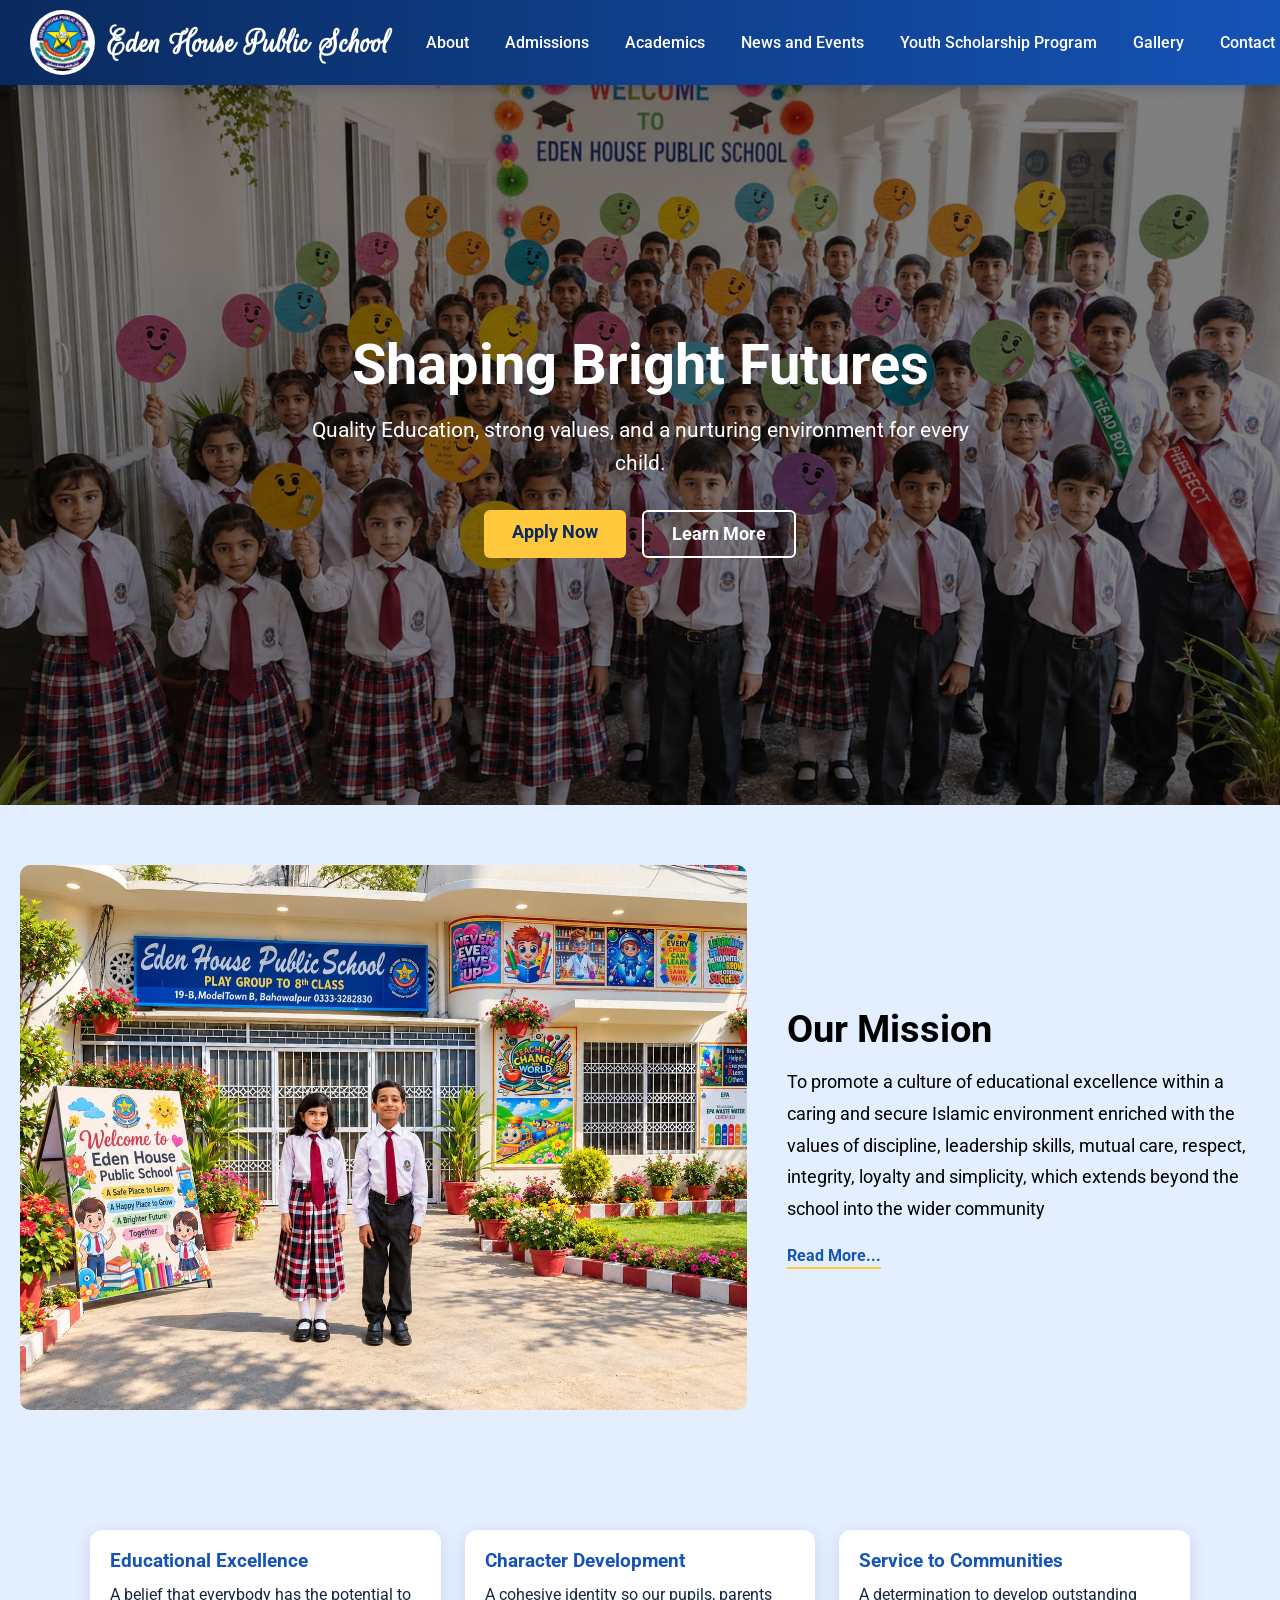
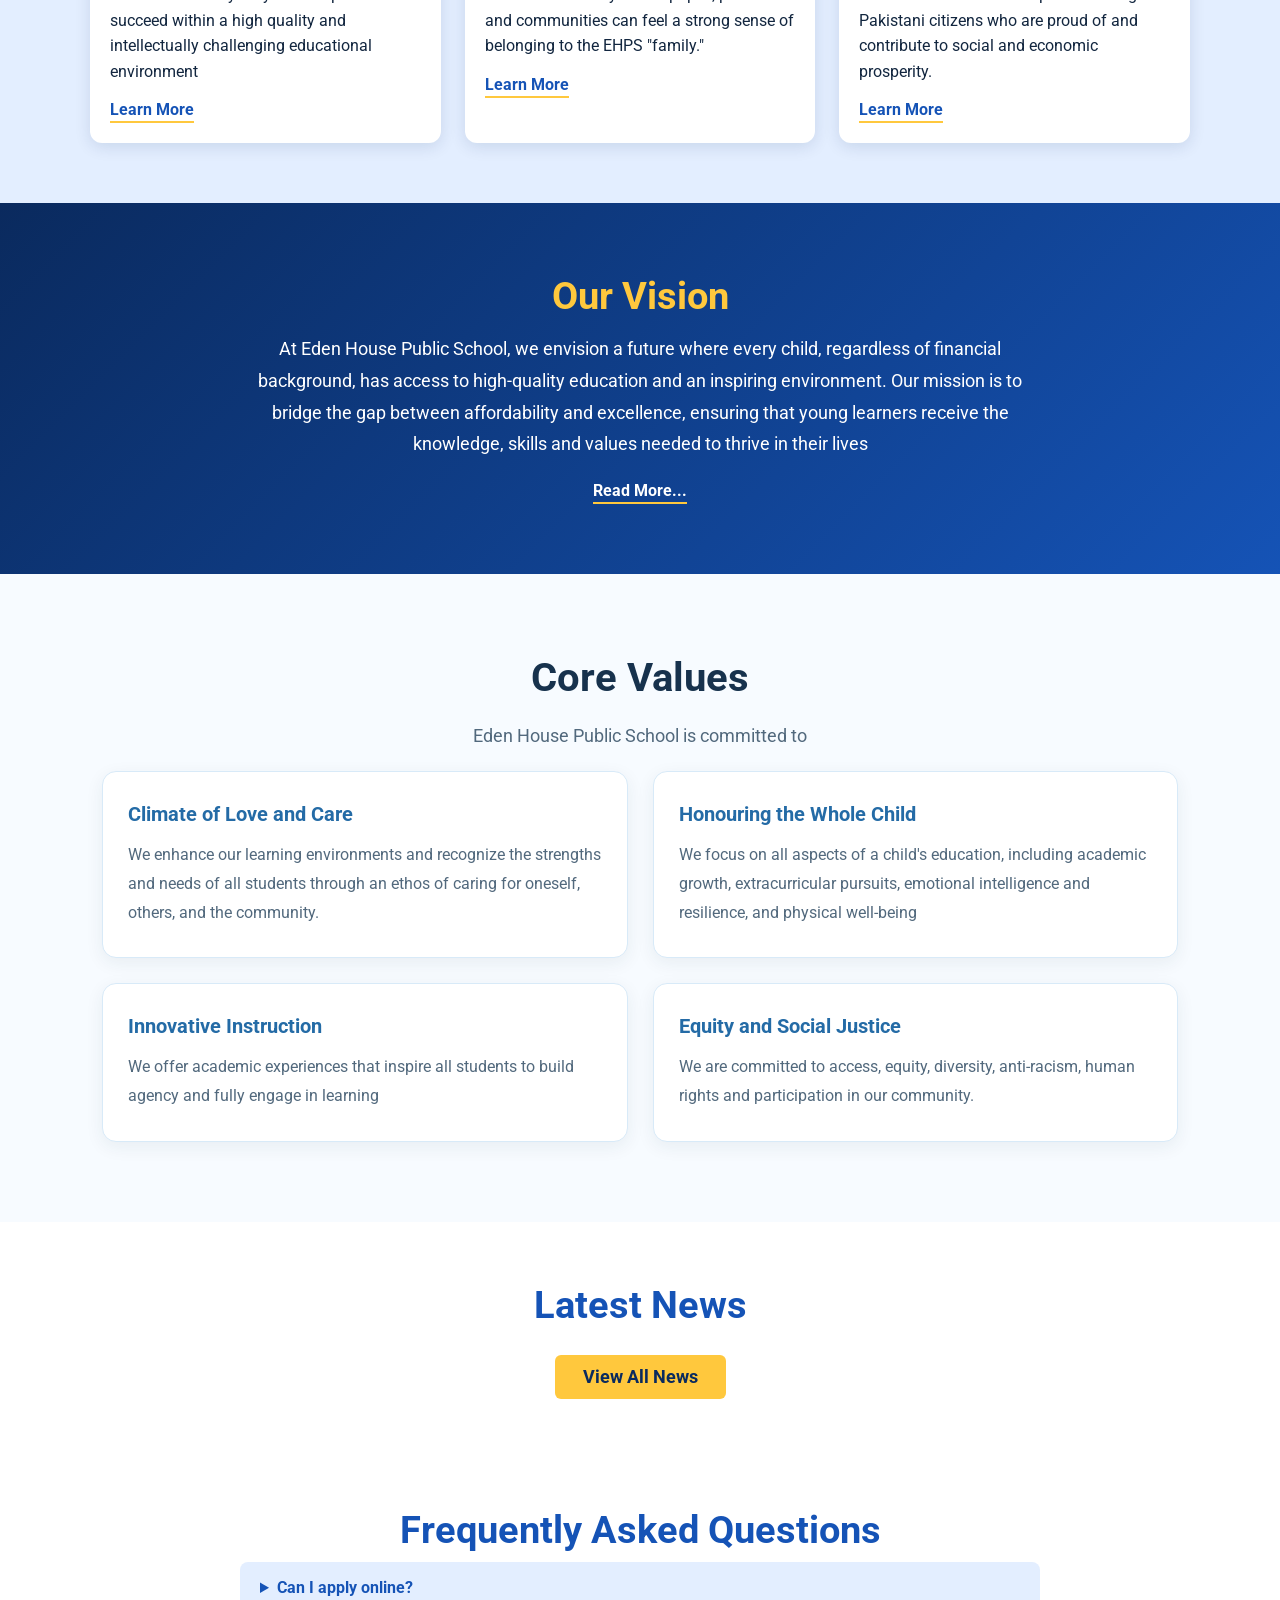
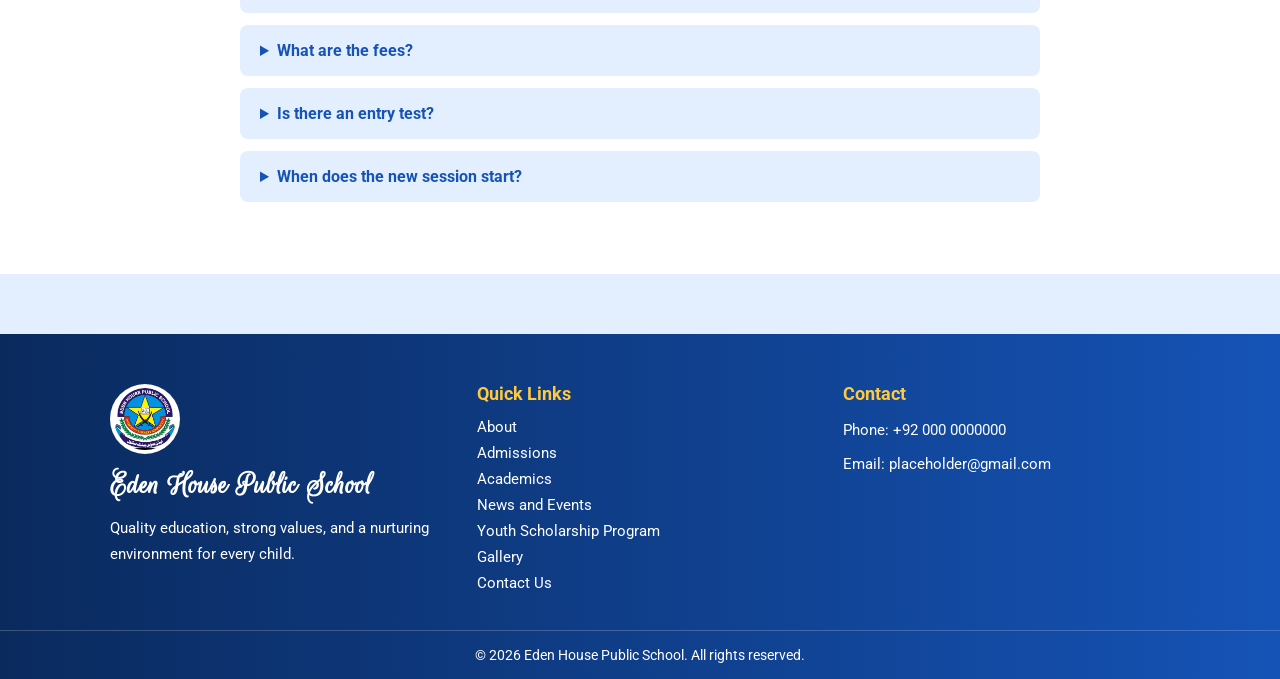
<file: index.html>
<!DOCTYPE html>
<html>
    <head>
        <meta charset="UTF-8">
        <meta name="viewport" content="width=device-width, initial-scale=1.0">
        <title>Eden House Public School</title>
        <link rel="preconnect" href="https://fonts.googleapis.com">
        <link rel="preconnect" href="https://fonts.gstatic.com" crossorigin>
        <link href="https://fonts.googleapis.com/css2?family=Roboto:ital,wght@0,100..900;1,100..900&family=Rouge+Script&display=swap" rel="stylesheet">
        <link rel="stylesheet" href="style.css">
    </head>
    <body>
    <header>
        <nav class="navbar">
            <a href="index.html" class="branding">
                <img src="images/logo.jpg" alt="Eden House Public School logo">
                <h2>Eden House Public School</h2>
            </a>
            <button class="menu-toggle" aria-label="Toggle menu" aria-expanded="false">&#9776;</button>
            <div class="nav-links">
                <a href="about.html">About</a>
                <a href="admissions.html">Admissions</a>
                <a href="academics.html">Academics</a>
                <a href="news.html">News and Events</a>
                <a href="scholarship.html">Youth Scholarship Program</a>
                <a href="gallery.html">Gallery</a>
                <a href="contacts.html">Contact Us</a>

            </div>
        </nav>
    </header>

    <main>

        <!-- Hero -->
        <section class="hero-section" id="home">
            <div class="hero-content">
                <h1>Shaping Bright Futures</h1>
                <p>Quality Education, strong values, and a nurturing environment for every child.</p>
                <div class="hero-buttons">
                    <a href="admissions.html" class="btn btn-primary">Apply Now</a>
                    <a href="about.html" class="btn btn-secondary">Learn More</a>
                </div>
            </div>
        </section>

        <!-- Mission -->
        <section class="mission">
            <div class="mission-content">
                <img src="images/school.jpeg" alt="Eden House Public School building">
                <div class="mission-text">
                    <h2>Our Mission</h2>
                    <p>To promote a culture of educational excellence within a caring and secure Islamic environment enriched with the values of discipline, leadership skills, mutual care, respect, integrity, loyalty and simplicity, which extends beyond the school into the wider community</p>
                    <a href="about.html#mission">Read More...</a>
                </div>
            </div>
        </section>

        <!-- Key elements of the mission (cards) -->
        <section class="academics" id="academics">
            <div class="cards">
                <div class="card">
                    <div class="card-body">
                        <h3>Educational Excellence</h3>
                        <p>A belief that everybody has the potential to succeed within a high quality and intellectually challenging educational environment</p>
                        <a href="about.html">Learn More</a>
                    </div>
                </div>

                <div class="card">
                    <div class="card-body">
                        <h3>Character Development</h3>
                        <p>A cohesive identity so our pupils, parents and communities can feel a strong sense of belonging to the EHPS "family."</p>
                        <a href="about.html">Learn More</a>
                    </div>
                </div>

                <div class="card">
                    <div class="card-body">
                        <h3>Service to Communities</h3>
                        <p>A determination to develop outstanding Pakistani citizens who are proud of and contribute to social and economic prosperity.</p>
                        <a href="about.html">Learn More</a>
                    </div>
                </div>
            </div>
        </section>

        <!-- Vision -->
        <section class="vision-section">
            <div class="vision-content">
                <h2>Our Vision</h2>
                <p>At Eden House Public School, we envision a future where every child, regardless of financial background, has access to high-quality education and an inspiring environment. Our mission is to bridge the gap between affordability and excellence, ensuring that young learners receive the knowledge, skills and values needed to thrive in their lives</p>
                <a href="about.html#vision">Read More...</a>
            </div>
        </section>

        <!-- Core values -->
        <section class="core-values">
            <h2>Core Values</h2>
            <p>Eden House Public School is committed to</p>
            <div class="core-value">
                <h3>Climate of Love and Care</h3>
                <p>We enhance our learning environments and recognize the strengths and needs of all students through an ethos of caring for oneself, others, and the community.</p>
            </div>
            <div class="core-value">
                <h3>Honouring the Whole Child</h3>
                <p>We focus on all aspects of a child's education, including academic growth, extracurricular pursuits, emotional intelligence and resilience, and physical well-being</p>
            </div>
            <div class="core-value">
                <h3>Innovative Instruction</h3>
                <p>We offer academic experiences that inspire all students to build agency and fully engage in learning</p>
            </div>
            <div class="core-value">
                <h3>Equity and Social Justice</h3>
                <p>We are committed to access, equity, diversity, anti-racism, human rights and participation in our community.</p>
            </div>
    </section>
    <section class="page-section alt">
        <h2 class="section-title">Latest News</h2>
        <div class="cards">
            <!-- paste the same three <article class="card"> blocks from news.html -->
        </div>
        <p class="news-more"><a href="news.html" class="btn btn-primary">View All News</a></p>
</section>
    <section class="page-section alt">
        <h2 class="section-title">Frequently Asked Questions</h2>
        <div class="faq">
            <details>
                <summary>Can I apply online?</summary>
                <p>The online form is an inquiry only. Admission is completed on campus with the required documents.</p>
            </details>
            <details>
                <summary>What are the fees?</summary>
                <p>The fee structure is shared at the admissions office.</p>
            </details>
            <details>
                <summary>Is there an entry test?</summary>
                <p>Younger classes have a friendly interaction, and Class 1 and above have a short test.</p>
            </details>
            <details>
                <summary>When does the new session start?</summary>
                <p>The information is shared at the admissions office.</p>
            </details>
        </div>
    </section>
    </main>

    <footer class="footer">
        <div class="footer-content">
            <div class="footer-col">
                <img src="images/logo.jpg" alt="Eden House Public School logo">
                <h3>Eden House Public School</h3>
                <p>Quality education, strong values, and a nurturing environment for every child.</p>
            </div>

            <div class="footer-col">
                <h4>Quick Links</h4>
                <a href="about.html">About</a>
                <a href="admissions.html">Admissions</a>
                <a href="academics.html">Academics</a>
                <a href="news.html">News and Events</a>
                <a href="scholarship.html">Youth Scholarship Program</a>
                <a href="gallery.html">Gallery</a>
                <a href="contacts.html">Contact Us</a>
            </div>

            <div class="footer-col" id="contacts">
                <h4>Contact</h4>
                <p>Phone: +92 000 0000000</p>
                <p>Email: placeholder@gmail.com</p>
            </div>
        </div>

        <div class="footer-bottom">
            <p>&copy; 2026 Eden House Public School. All rights reserved.</p>
        </div>
    </footer>
        <script src="script.js"></script>
    </body>
</html>
</file>
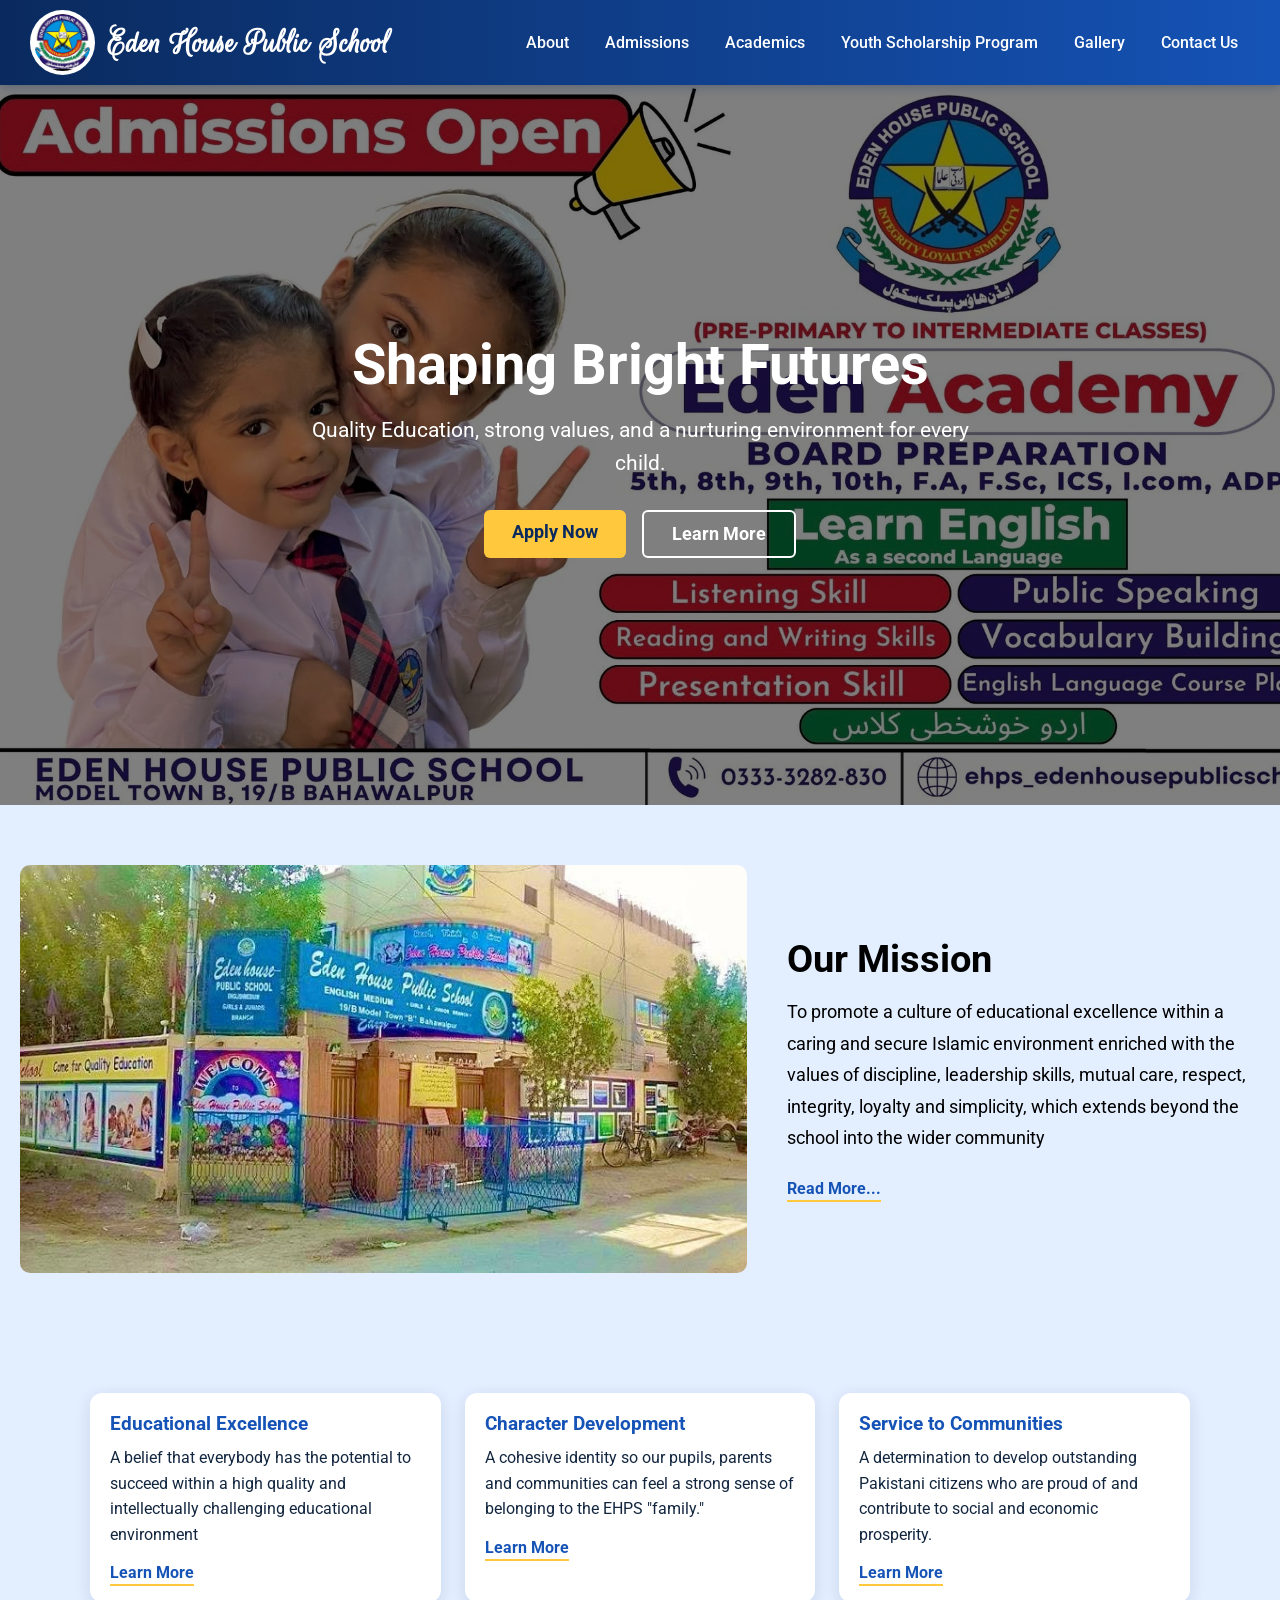
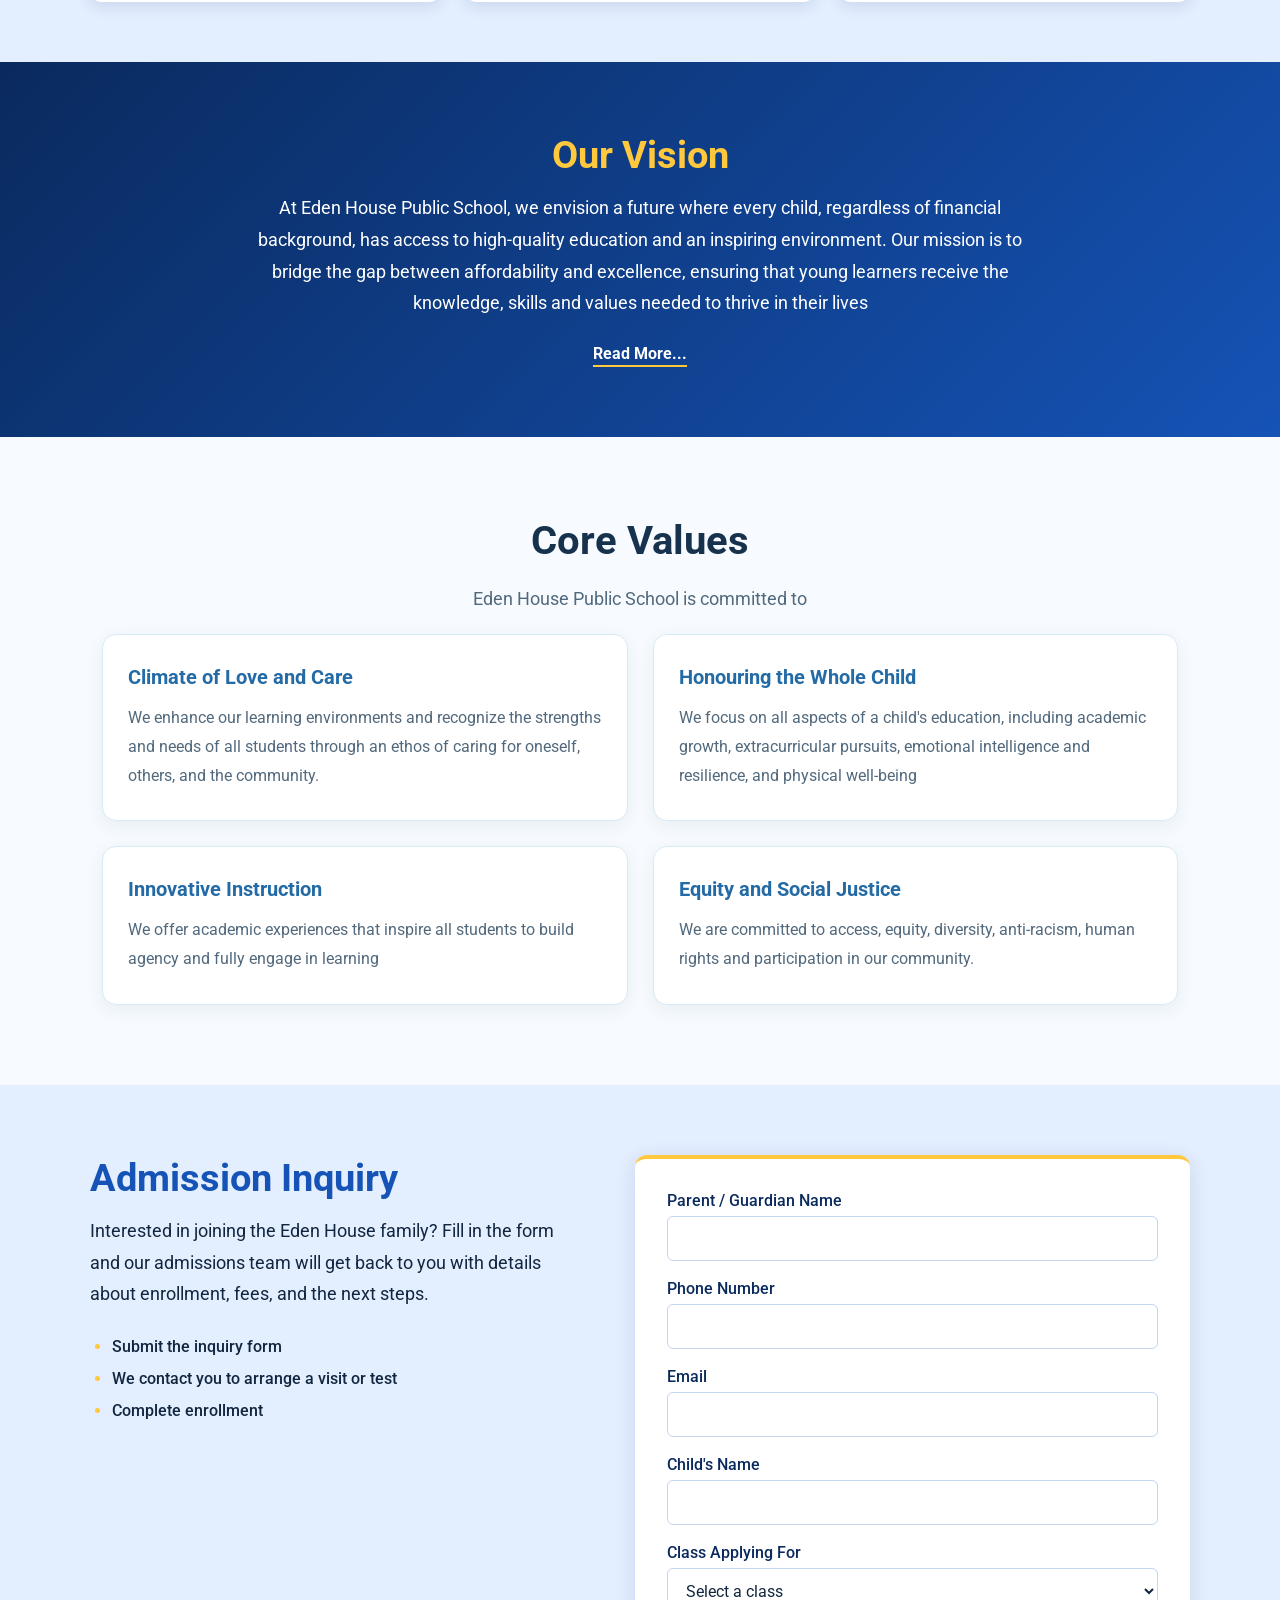
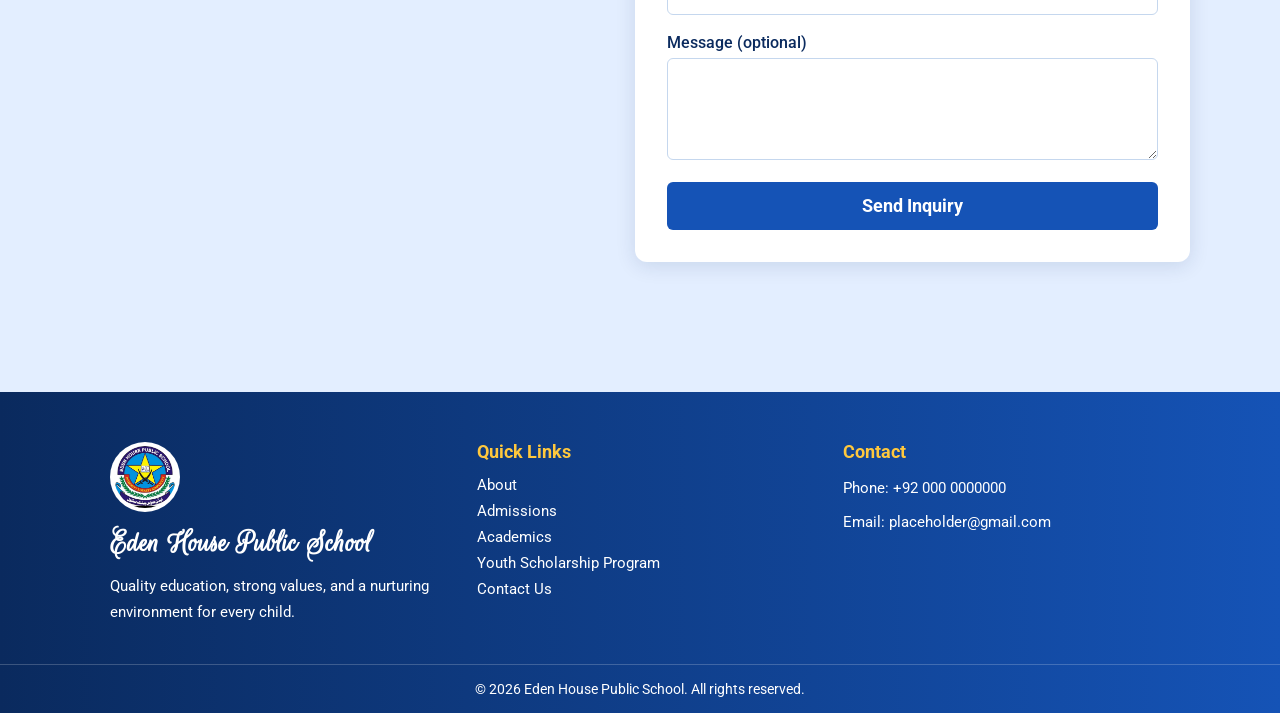
<file: Drafts/Design inspired by City School/index.html>
<!DOCTYPE html>
<html lang="en">
<head>
    <meta charset="UTF-8">
    <meta name="viewport" content="width=device-width, initial-scale=1.0">
    <title>Eden House Public School</title>
    <link rel="preconnect" href="https://fonts.googleapis.com">
    <link rel="preconnect" href="https://fonts.gstatic.com" crossorigin>
    <link href="https://fonts.googleapis.com/css2?family=Roboto:ital,wght@0,100..900;1,100..900&family=Rouge+Script&display=swap" rel="stylesheet">
    <link rel="stylesheet" href="style.css">
</head>
<body>
    <header>
        <nav class="navbar">
            <a href="index.html" class="branding">
                <img src="logo.jpg" alt="Eden House Public School logo">
                <h2>Eden House Public School</h2>
            </a>
            <button class="menu-toggle" aria-label="Toggle menu" aria-expanded="false">&#9776;</button>
            <div class="nav-links">
                <a href="about.html">About</a>
                <a href="#admissions">Admissions</a>
                <a href="#academics">Academics</a>
                <a href="#scholarship">Youth Scholarship Program</a>
                <a href="#gallery">Gallery</a>
                <a href="#contacts">Contact Us</a>
            </div>
        </nav>
    </header>

    <main>

        <!-- Hero -->
        <section class="hero-section" id="home">
            <div class="hero-content">
                <h1>Shaping Bright Futures</h1>
                <p>Quality Education, strong values, and a nurturing environment for every child.</p>
                <div class="hero-buttons">
                    <a href="#admissions" class="btn btn-primary">Apply Now</a>
                    <a href="about.html" class="btn btn-secondary">Learn More</a>
                </div>
            </div>
        </section>

        <!-- Mission -->
        <section class="mission">
            <div class="mission-content">
                <img src="school.jpg" alt="Eden House Public School building">
                <div class="mission-text">
                    <h2>Our Mission</h2>
                    <p>To promote a culture of educational excellence within a caring and secure Islamic environment enriched with the values of discipline, leadership skills, mutual care, respect, integrity, loyalty and simplicity, which extends beyond the school into the wider community</p>
                    <a href="about.html#mission">Read More...</a>
                </div>
            </div>
        </section>

        <!-- Key elements of the mission (cards) -->
        <section class="academics" id="academics">
            <div class="cards">
                <div class="card">
                    <div class="card-body">
                        <h3>Educational Excellence</h3>
                        <p>A belief that everybody has the potential to succeed within a high quality and intellectually challenging educational environment</p>
                        <a href="about.html">Learn More</a>
                    </div>
                </div>

                <div class="card">
                    <div class="card-body">
                        <h3>Character Development</h3>
                        <p>A cohesive identity so our pupils, parents and communities can feel a strong sense of belonging to the EHPS "family."</p>
                        <a href="about.html">Learn More</a>
                    </div>
                </div>

                <div class="card">
                    <div class="card-body">
                        <h3>Service to Communities</h3>
                        <p>A determination to develop outstanding Pakistani citizens who are proud of and contribute to social and economic prosperity.</p>
                        <a href="about.html">Learn More</a>
                    </div>
                </div>
            </div>
        </section>

        <!-- Vision -->
        <section class="vision-section">
            <div class="vision-content">
                <h2>Our Vision</h2>
                <p>At Eden House Public School, we envision a future where every child, regardless of financial background, has access to high-quality education and an inspiring environment. Our mission is to bridge the gap between affordability and excellence, ensuring that young learners receive the knowledge, skills and values needed to thrive in their lives</p>
                <a href="about.html#vision">Read More...</a>
            </div>
        </section>

        <!-- Core values -->
        <section class="core-values">
            <h2>Core Values</h2>
            <p>Eden House Public School is committed to</p>
            <div class="core-value">
                <h3>Climate of Love and Care</h3>
                <p>We enhance our learning environments and recognize the strengths and needs of all students through an ethos of caring for oneself, others, and the community.</p>
            </div>
            <div class="core-value">
                <h3>Honouring the Whole Child</h3>
                <p>We focus on all aspects of a child's education, including academic growth, extracurricular pursuits, emotional intelligence and resilience, and physical well-being</p>
            </div>
            <div class="core-value">
                <h3>Innovative Instruction</h3>
                <p>We offer academic experiences that inspire all students to build agency and fully engage in learning</p>
            </div>
            <div class="core-value">
                <h3>Equity and Social Justice</h3>
                <p>We are committed to access, equity, diversity, anti-racism, human rights and participation in our community.</p>
            </div>
        </section>
        <section class="admissions" id="admissions">
    <div class="admissions-content">

        <div class="admissions-info">
            <h2>Admission Inquiry</h2>
            <p>Interested in joining the Eden House family? Fill in the form and our admissions team will get back to you with details about enrollment, fees, and the next steps.</p>
            <ul>
                <li>Submit the inquiry form</li>
                <li>We contact you to arrange a visit or test</li>
                <li>Complete enrollment</li>
            </ul>
        </div>

        <form class="inquiry-form" action="#" method="post">
            <div class="form-row">
                <label for="parent-name">Parent / Guardian Name</label>
                <input type="text" id="parent-name" name="parent-name" required>
            </div>

            <div class="form-row">
                <label for="phone">Phone Number</label>
                <input type="tel" id="phone" name="phone" required>
            </div>

            <div class="form-row">
                <label for="email">Email</label>
                <input type="email" id="email" name="email">
            </div>

            <div class="form-row">
                <label for="child-name">Child's Name</label>
                <input type="text" id="child-name" name="child-name" required>
            </div>

            <div class="form-row">
                <label for="class-level">Class Applying For</label>
                <select id="class-level" name="class-level" required>
                    <option value="">Select a class</option>
                    <option>Playgroup</option>
                    <option>Nursery</option>
                    <option>Prep</option>
                    <option>Class 1 - 5</option>
                    <option>Class 6 - 8</option>
                    <option>Class 9 - 10</option>
                </select>
            </div>

            <div class="form-row">
                <label for="message">Message (optional)</label>
                <textarea id="message" name="message" rows="4"></textarea>
            </div>

            <button type="submit" class="inquiry-btn">Send Inquiry</button>
        </form>

    </div>
</section>

    </main>

    <footer class="footer">
        <div class="footer-content">
            <div class="footer-col">
                <img src="logo.jpg" alt="Eden House Public School logo">
                <h3>Eden House Public School</h3>
                <p>Quality education, strong values, and a nurturing environment for every child.</p>
            </div>

            <div class="footer-col">
                <h4>Quick Links</h4>
                <a href="about.html">About</a>
                <a href="#admissions">Admissions</a>
                <a href="#academics">Academics</a>
                <a href="#scholarship">Youth Scholarship Program</a>
                <a href="#contacts">Contact Us</a>
            </div>

            <div class="footer-col" id="contacts">
                <h4>Contact</h4>
                <p>Phone: +92 000 0000000</p>
                <p>Email: placeholder@gmail.com</p>
            </div>
        </div>

        <div class="footer-bottom">
            <p>&copy; 2026 Eden House Public School. All rights reserved.</p>
        </div>
    </footer>

    <script>
        const toggle = document.querySelector(".menu-toggle");
        const links = document.querySelector(".nav-links");

        toggle.addEventListener("click", () => {
            const isOpen = links.classList.toggle("open");
            toggle.setAttribute("aria-expanded", isOpen);
        });

        // close the menu after tapping a link
        links.querySelectorAll("a").forEach(link => {
            link.addEventListener("click", () => links.classList.remove("open"));
        });
    </script>
</body>
</html>
</file>
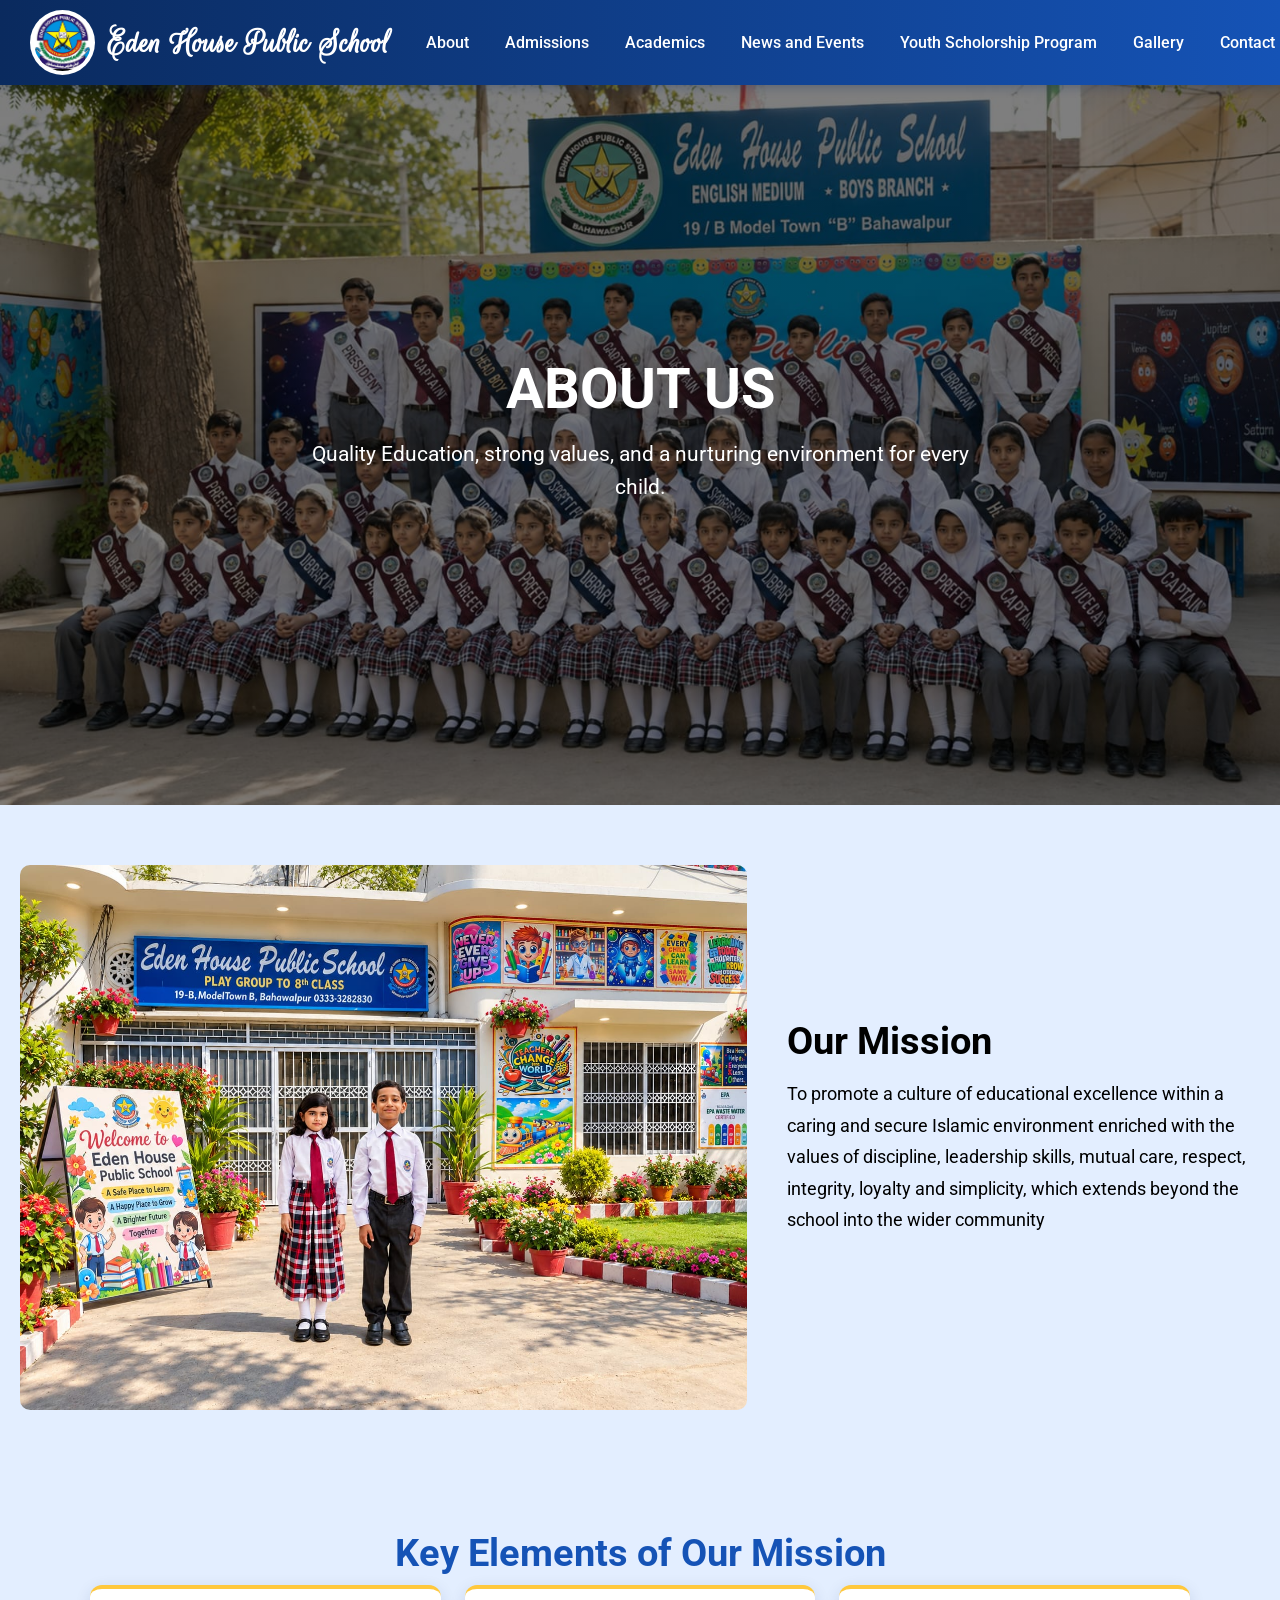
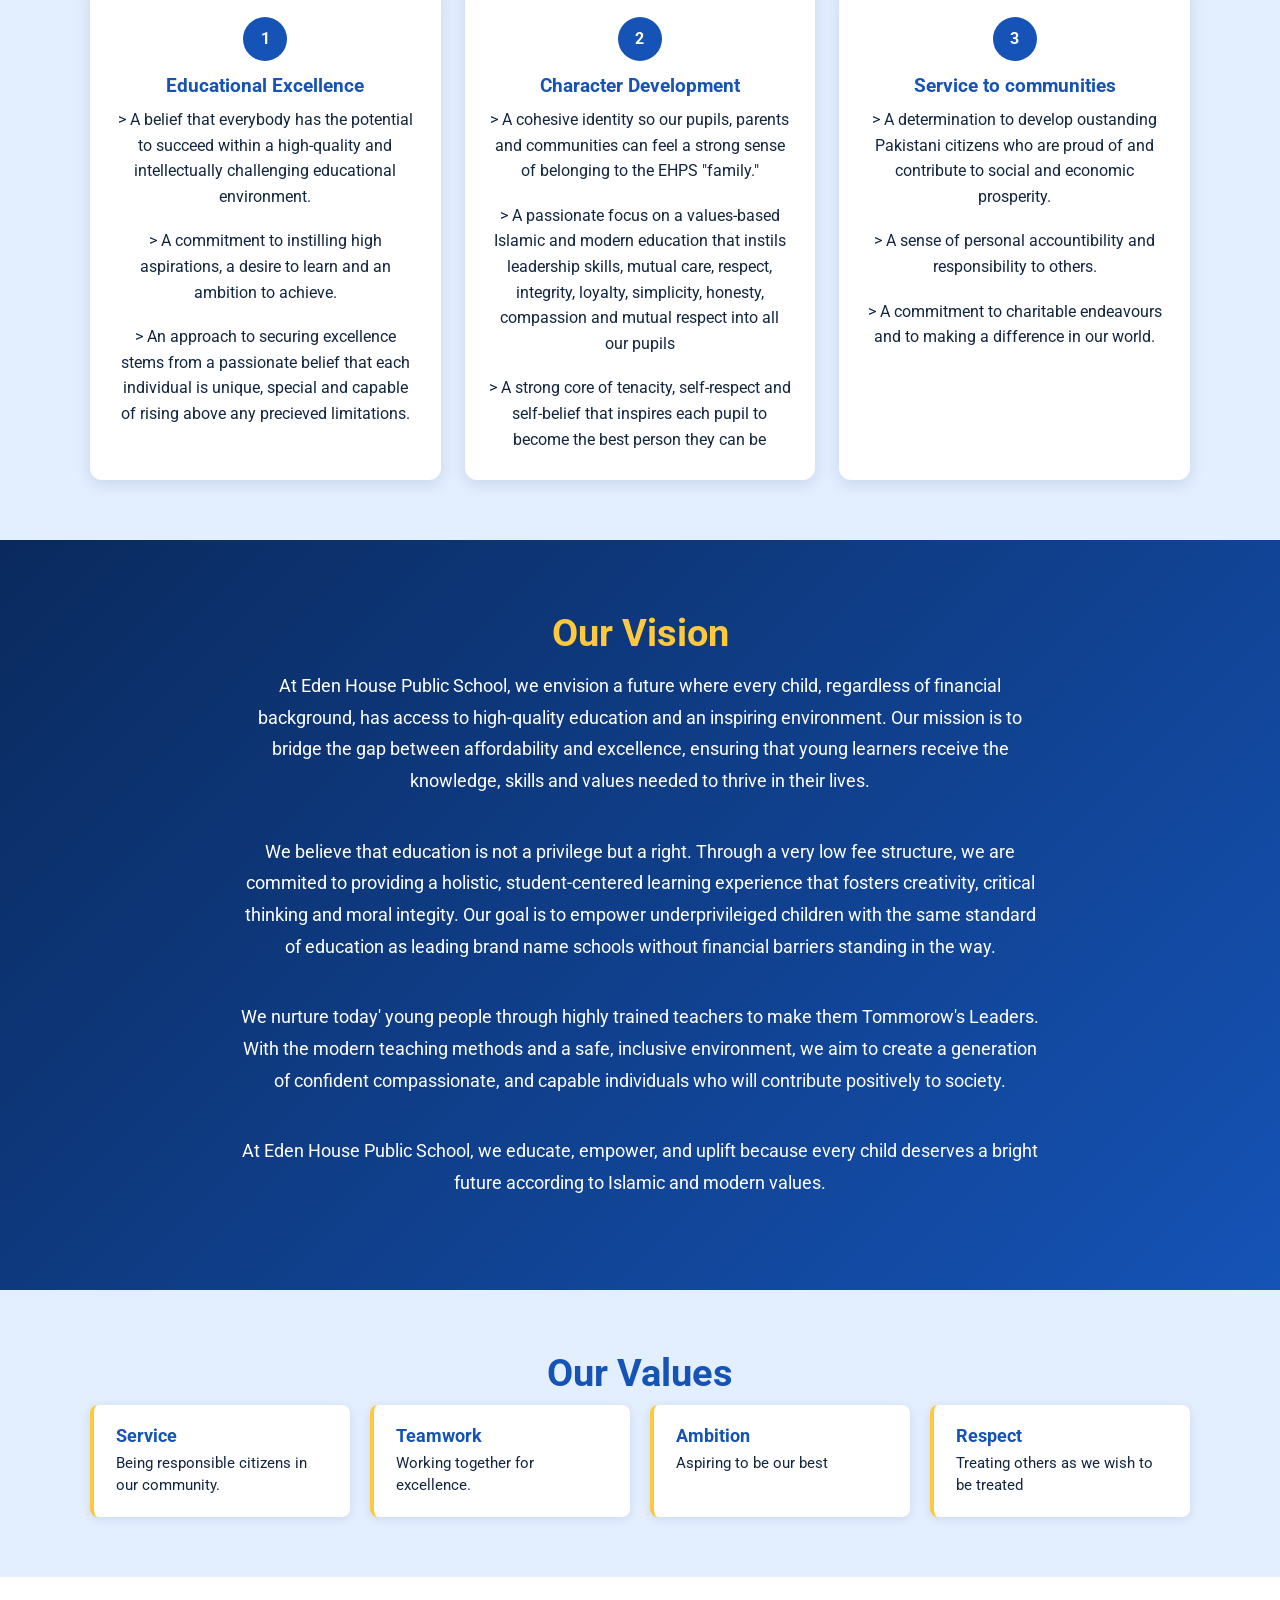
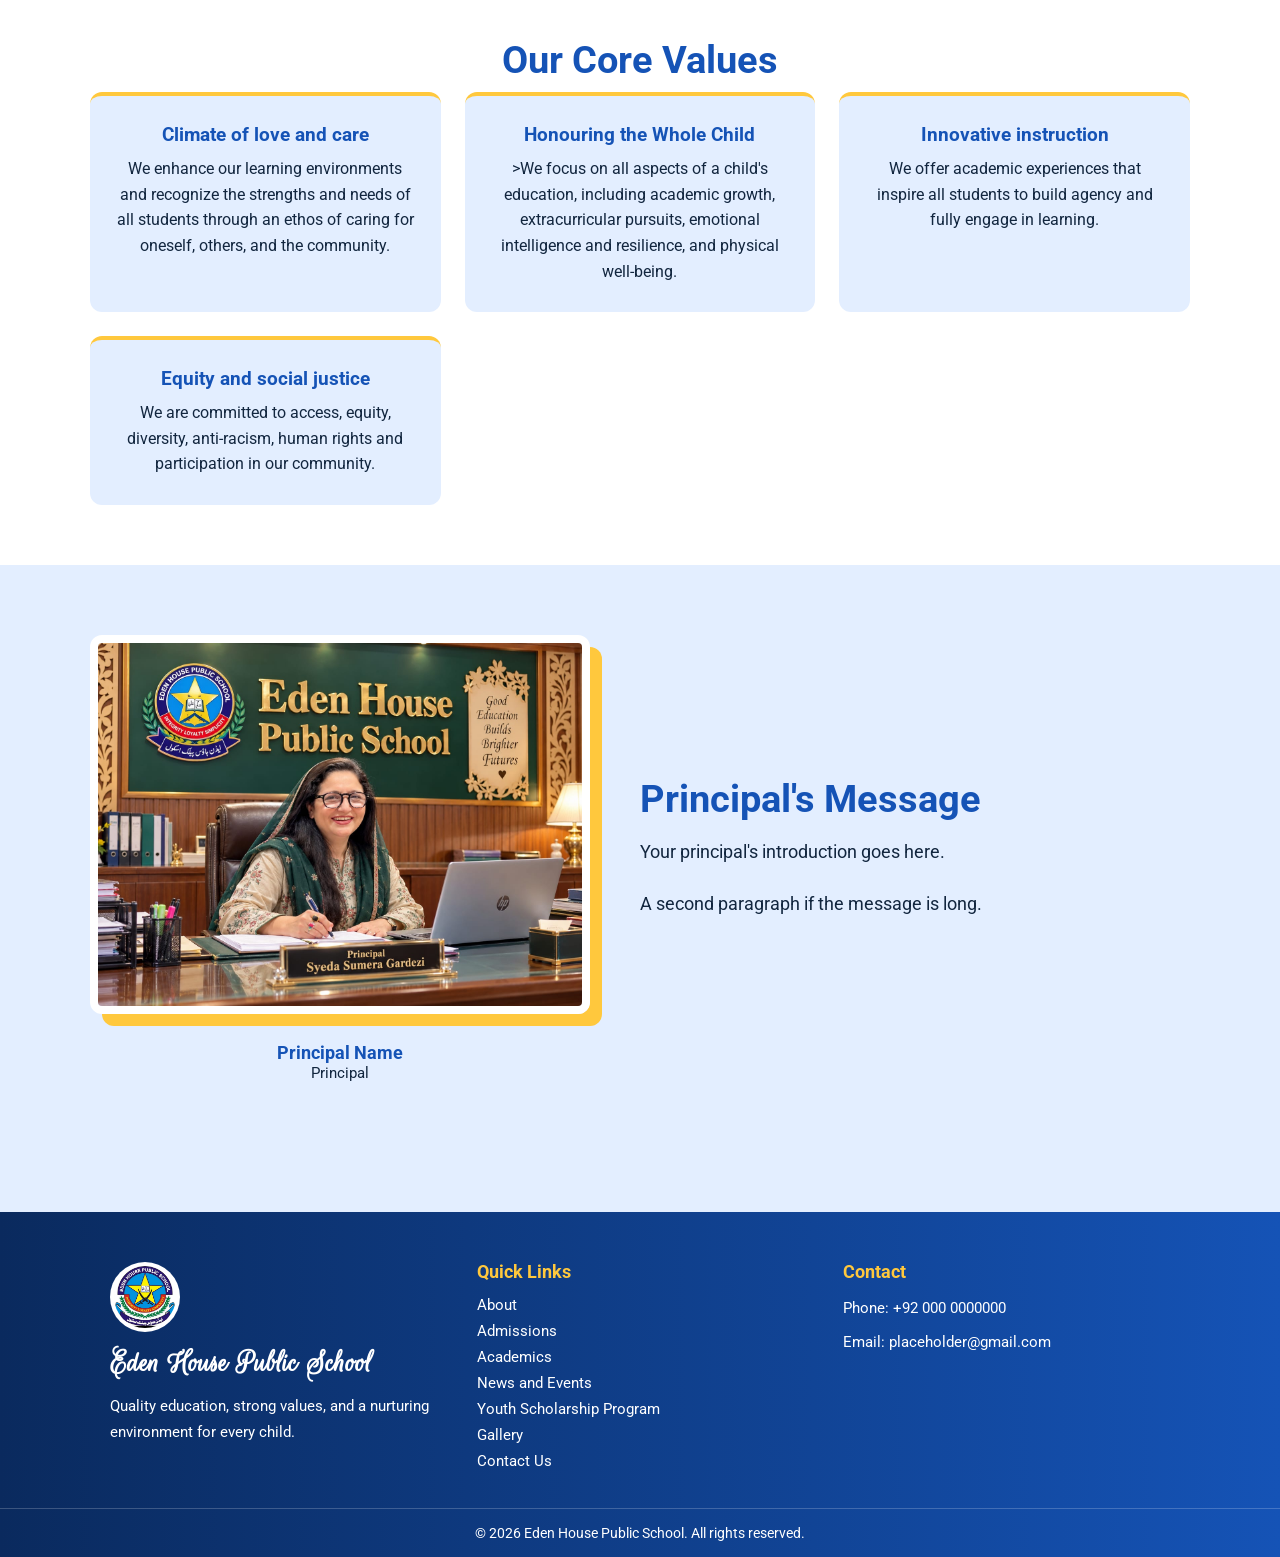
<file: about.html>
<!DOCTYPE html>
<html lang="en">
<head>
    <meta charset="UTF-8">
    <meta name="viewport" content="width=device-width, initial-scale=1.0">
    <title>Eden House Public School</title>
    <link rel="preconnect" href="https://fonts.googleapis.com">
    <link rel="preconnect" href="https://fonts.gstatic.com" crossorigin>
    <link href="https://fonts.googleapis.com/css2?family=M+PLUS+U:wght@100..900&family=Monsieur+La+Doulaise&family=Roboto:ital,wght@0,100..900;1,100..900&family=Rouge+Script&display=swap" rel="stylesheet">
    <link rel="stylesheet" href="style.css">
</head>

<body>
    <header>
            <nav class="navbar">
                    <a href="index.html" class="branding">
                        <img src="images/logo.jpg" alt="school-logo">
                        <h2>Eden House Public School</h2>
                    </a>
                    <button class="menu-toggle" aria-label="Toggle menu" aria-expanded="false">&#9776;</button>
                    <div class="nav-links">
                        <a href="about.html">About</a>
                        <a href="admissions.html">Admissions</a>
                        <a href="academics.html">Academics</a>
                        <a href="news.html">News and Events</a>
                        <a href="scholarship.html">Youth Scholorship Program</a>
                        <a href="gallery.html">Gallery</a>
                        <a href="contacts.html">Contact Us</a>
                    </div>
                    
                </nav>
    </header>

    <main>
        <section class="about-hero-section">
                <div class="about-hero-content">
                   <h1>ABOUT US</h1>
                   <p>Quality Education, strong values, and a nurturing environment for every child.</p> 
                   
                </div>
        </section>
    <section class="mission">
        <div class="mission-content">
            <img src="images/school.jpeg" alt="school-image">
            <div class="mission-text">
                <h2>Our Mission</h2>
                <p>To promote a culture of educational excellence within a caring and secure Islamic environment enriched with the values of discipline, leadership skills, mutual care, respect, integrity, loyalty and simplicity, which extends beyond the school into the wider community</p>
            </div>
        </div>
    </section>

    <!-- 3 key elements of the mission -->
    <section class="key-elements">
        <h2 class="section-title">Key Elements of Our Mission</h2>
        <div class="cards">
            <div class="info-card">
                <span class="info-number">1</span>
                <h3>Educational Excellence</h3>
                <p>> A belief that everybody has the potential to succeed within a high-quality and intellectually challenging educational environment.</p><br>
                <p>> A commitment to instilling high aspirations, a desire to learn and an ambition to achieve.</p><br>
                <p>> An approach to securing excellence stems from a passionate belief that each individual is unique, special and capable of rising above any precieved limitations.</p>
            </div>
            <div class="info-card">
                <span class="info-number">2</span>
                <h3>Character Development</h3>
                <p>> A cohesive identity so our pupils, parents and communities can feel a strong sense of belonging to the EHPS "family."</p><br>
                <p>> A passionate focus on a values-based Islamic and modern education that instils leadership skills, mutual care, respect, integrity, loyalty, simplicity, honesty, compassion and mutual respect into all our pupils</p> <br>
                <p>> A strong core of tenacity, self-respect and self-belief that inspires each pupil to become the best person they can be</p>
            </div>
            <div class="info-card">
                <span class="info-number">3</span>
                <h3>Service to communities</h3>
                <p>> A determination to develop oustanding Pakistani citizens who are proud of and contribute to social and economic prosperity.</p><br>
                <p>> A sense of personal accountibility and responsibility to others.</p><br>
                <p>> A commitment to charitable endeavours and to making a difference in our world.</p>
            </div>
        </div>
    </section>

    <!-- Vision: same blue band as the home page -->
    <section class="vision-section">
        <div class="vision-content">
            <h2>Our Vision</h2>
            <p>At Eden House Public School, we envision a future where every child, regardless of financial background, has access to high-quality education and an inspiring environment. Our mission is to bridge the gap between affordability and excellence, ensuring that young learners receive the knowledge, skills and values needed to thrive in their lives.</p><br>
            <p>We believe that education is not a privilege but a right. Through a very low fee structure, we are commited to providing a holistic, student-centered learning experience that fosters creativity, critical thinking and moral integity. Our goal is to empower underprivileiged children with the same standard of education as leading brand name schools without financial barriers standing in the way.</p><br>
            <p>We nurture today' young people through highly trained teachers to make them Tommorow's Leaders. With the modern teaching methods and a safe, inclusive environment, we aim to create a generation of confident compassionate, and capable individuals who will contribute positively to society.</p><br>
            <p>At Eden House Public School, we educate, empower, and uplift because every child deserves a bright future according to Islamic and modern values.</p>
        </div>
    </section>

    <!-- Values -->
    <section class="values">
    <h2 class="section-title">Our Values</h2>
    <div class="value-grid">
        <div class="value-item">
            <h3>Service</h3>
            <p>Being responsible citizens in our community.</p>
        </div>
        <div class="value-item">
            <h3>Teamwork</h3>
            <p>Working together for excellence.</p>
        </div>
        <div class="value-item">
            <h3>Ambition</h3>
            <p>Aspiring to be our best</p>
        </div>
        <div class="value-item">
            <h3>Respect</h3>
            <p>Treating others as we wish to be treated</p>
        </div>
    </div>
</section>

    <!-- Core Values -->
    <section class="about-core-values">
        <h2 class="section-title">Our Core Values</h2>
        <div class="cards">
            <div class="info-card">
                <h3>Climate of love and care</h3>
                <p>We enhance our learning environments and recognize the strengths and needs of all students through an ethos of caring for oneself, others, and the community.</p>
            </div>
            <div class="info-card">
                <h3>Honouring the Whole Child</h3>
                <p>>We focus on all aspects of a child's education, including academic growth, extracurricular pursuits, emotional intelligence and resilience, and physical well-being.</p>
            </div>
            <div class="info-card">
                <h3>Innovative instruction</h3>
                <p>We offer academic experiences that inspire all students to build agency and fully engage in learning.</p>
            </div>
            <div class="info-card">
                <h3>Equity and social justice</h3>
                <p>We are committed to access, equity, diversity, anti-racism, human rights and participation in our community.</p>
            </div>
        </div>
    </section>

    <section class="principal">
    <div class="principal-content">
        <figure class="principal-photo">
            <img src="images/principal.jpeg" alt="Principal of Eden House Public School">
            <figcaption>
                <strong>Principal Name</strong>
                <span>Principal</span>
            </figcaption>
        </figure>

        <div class="principal-text">
            <h2>Principal's Message</h2>
            <p>Your principal's introduction goes here.</p>
            <p>A second paragraph if the message is long.</p>
        </div>
    </div>
</section>

    </main>

     <footer class="footer">
        <div class="footer-content">
            <div class="footer-col">
                <img src="images/logo.jpg" alt="Eden House Public School logo">
                <h3>Eden House Public School</h3>
                <p>Quality education, strong values, and a nurturing environment for every child.</p>
            </div>

            <div class="footer-col">
                <h4>Quick Links</h4>
                <a href="about.html">About</a>
                <a href="admissions.html">Admissions</a>
                <a href="academics.html">Academics</a>
                <a href="news.html">News and Events</a>
                <a href="scholarship.html">Youth Scholarship Program</a>
                <a href="gallery.html">Gallery</a>
                <a href="contacts.html">Contact Us</a>
            </div>

            <div class="footer-col" id="contacts">
                <h4>Contact</h4>
                <p>Phone: +92 000 0000000</p>
                <p>Email: placeholder@gmail.com</p>
            </div>
        </div>

        <div class="footer-bottom">
            <p>&copy; 2026 Eden House Public School. All rights reserved.</p>
        </div>
    </footer>
    <script src="script.js"></script>
</body>
</html>
</file>
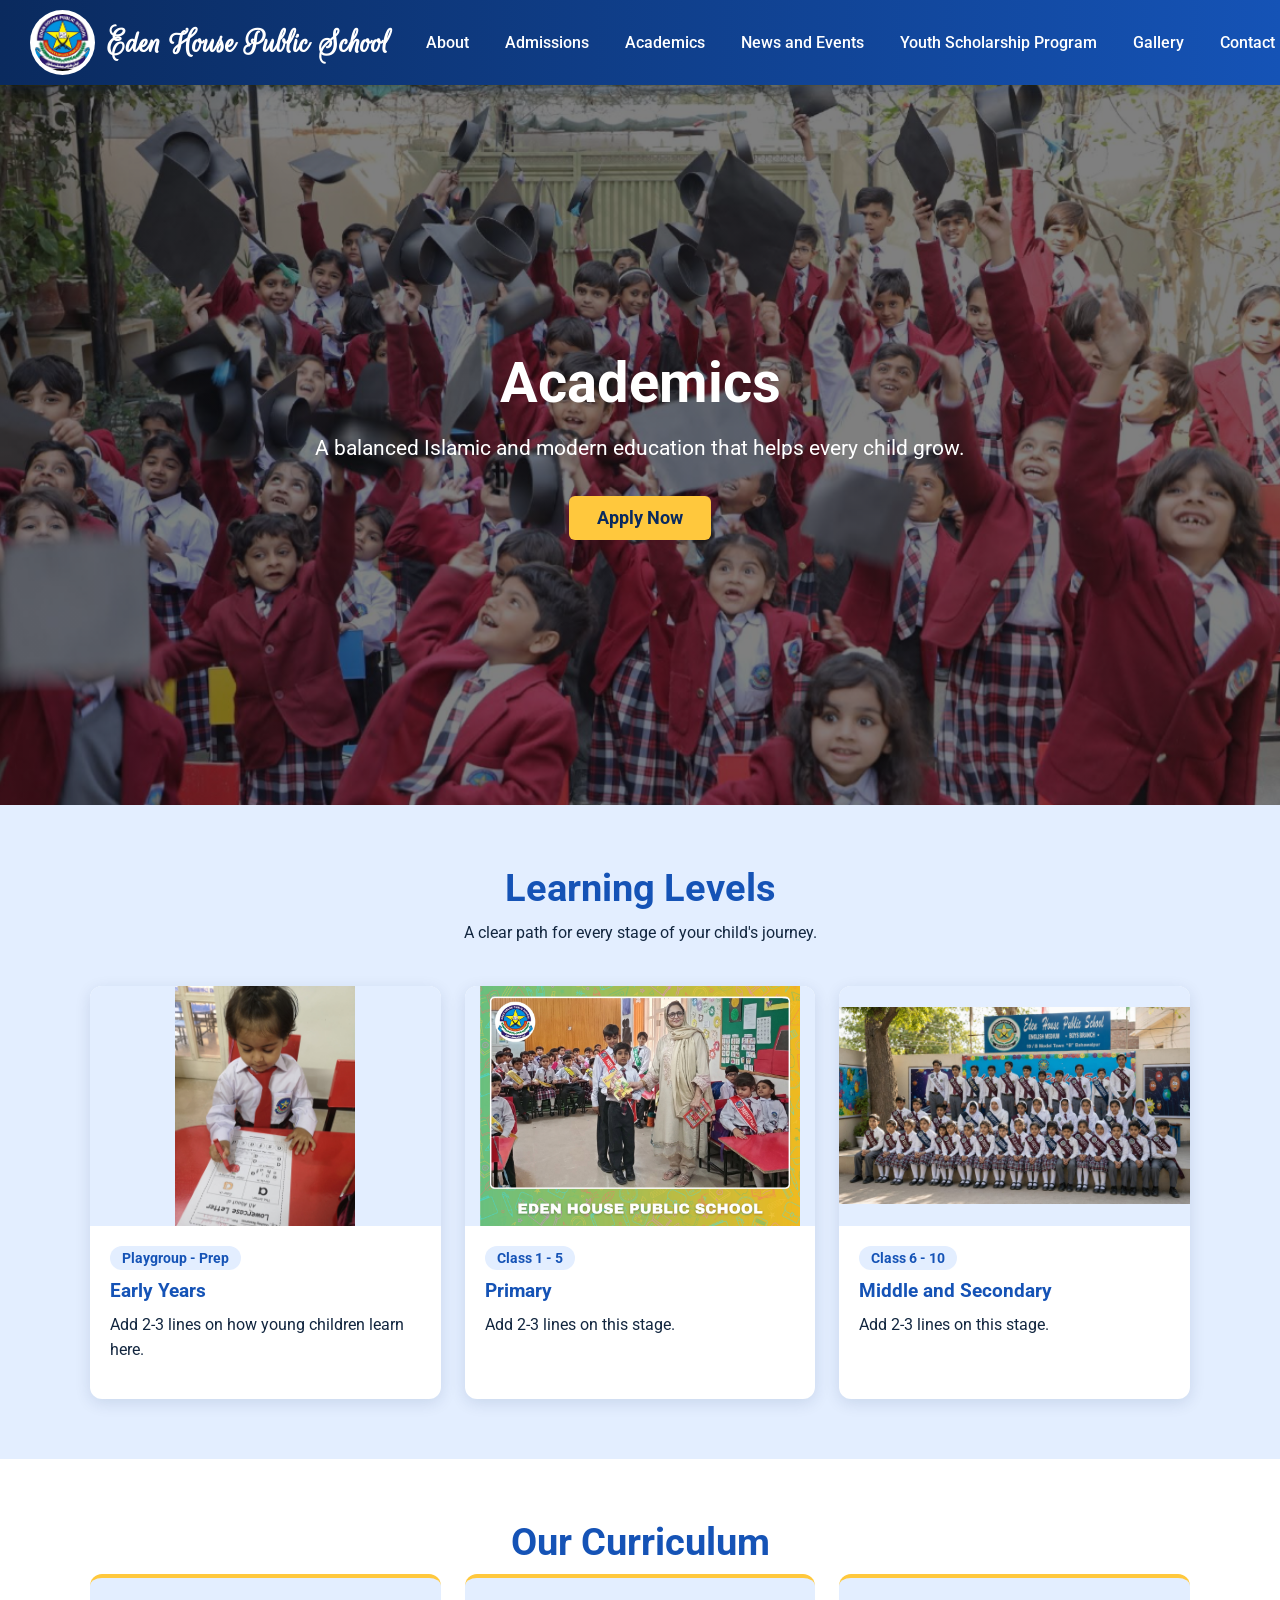
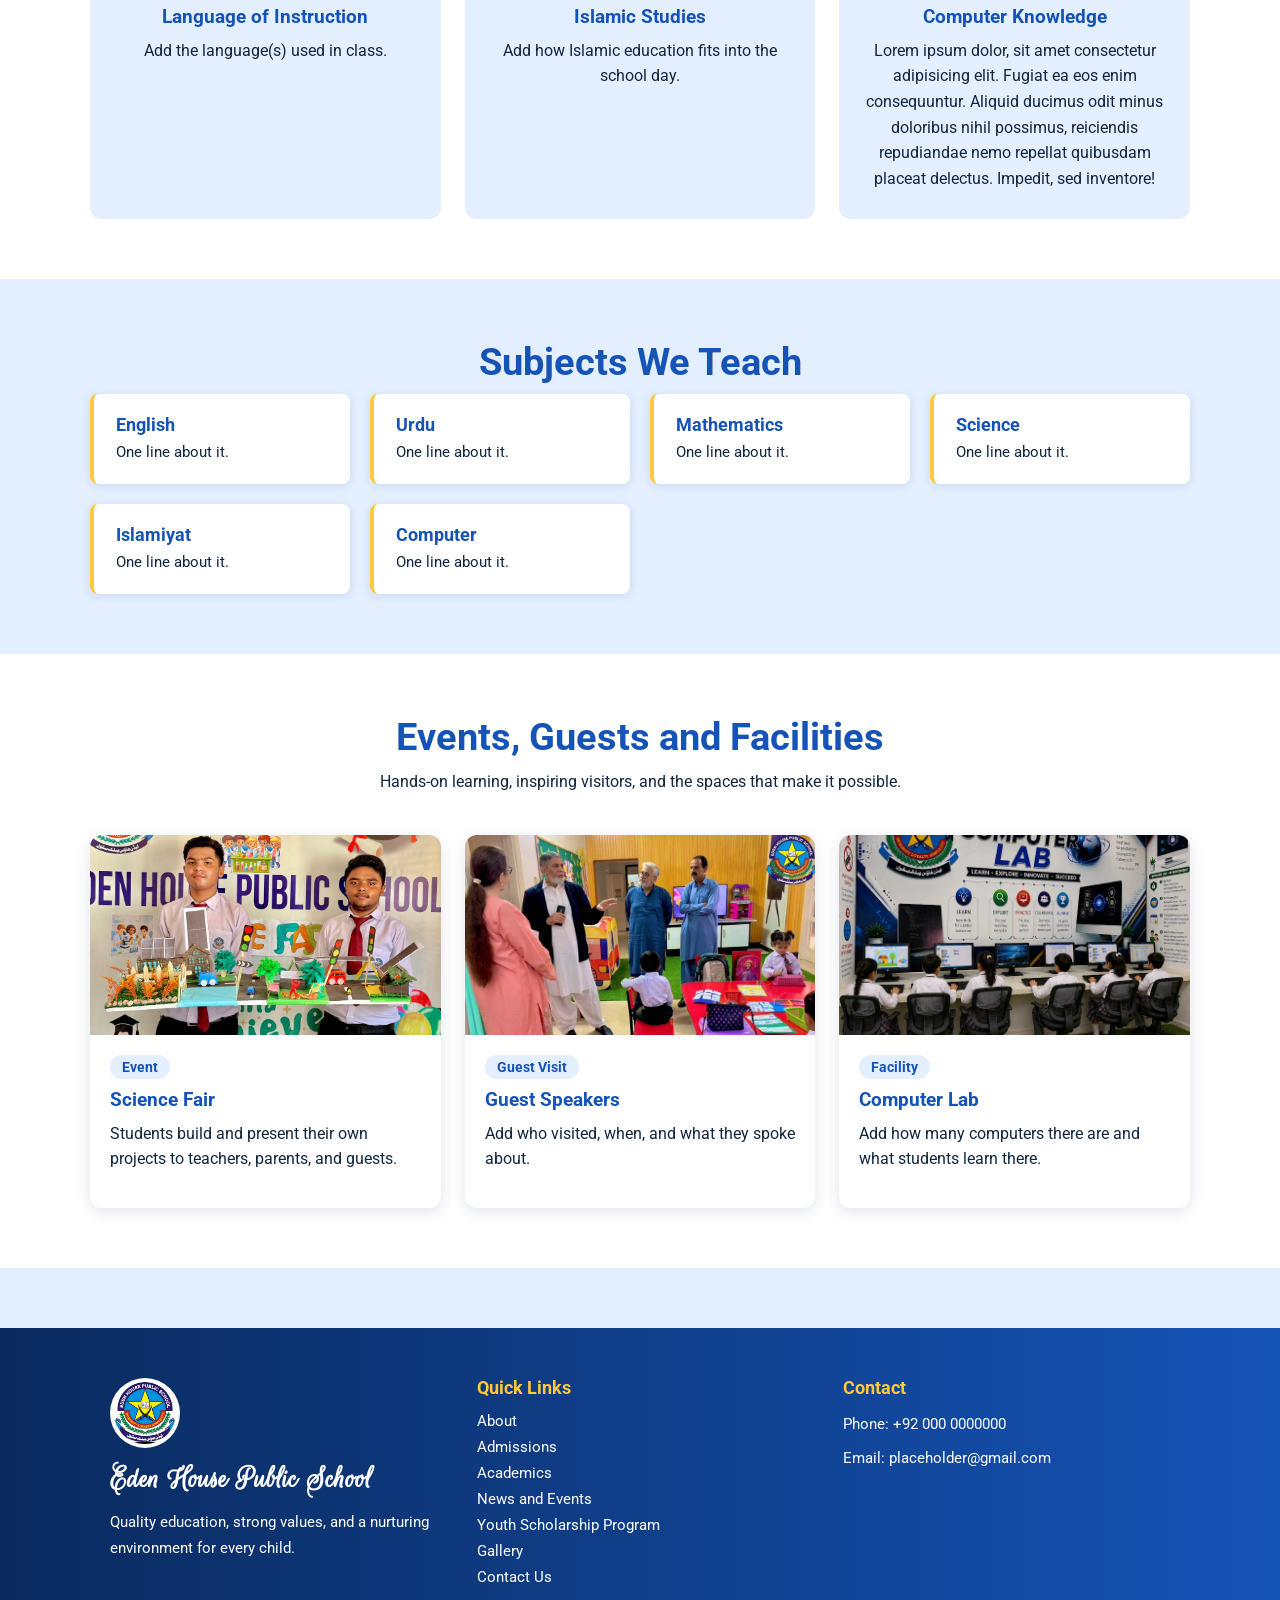
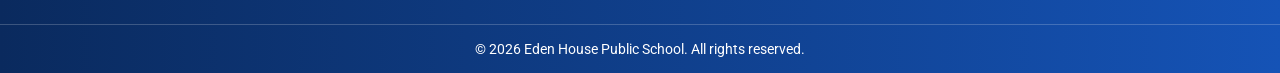
<file: academics.html>
<!DOCTYPE html>
<html>
    <head>
        <meta charset="UTF-8">
        <meta name="viewport" content="width=device-width, initial-scale=1.0">
        <title>Eden House Public School</title>
        <link rel="preconnect" href="https://fonts.googleapis.com">
        <link rel="preconnect" href="https://fonts.gstatic.com" crossorigin>
        <link href="https://fonts.googleapis.com/css2?family=Roboto:ital,wght@0,100..900;1,100..900&family=Rouge+Script&display=swap" rel="stylesheet">
        <link rel="stylesheet" href="style.css">
        </head>

        <header>
        <nav class="navbar">
            <a href="index.html" class="branding">
                <img src="images/logo.jpg" alt="Eden House Public School logo">
                <h2>Eden House Public School</h2>
            </a>
            <button class="menu-toggle" aria-label="Toggle menu" aria-expanded="false">&#9776;</button>
            <div class="nav-links">
                <a href="about.html">About</a>
                <a href="admissions.html">Admissions</a>
                <a href="academics.html">Academics</a>
                <a href="news.html">News and Events</a>
                <a href="scholarship.html">Youth Scholarship Program</a>
                <a href="gallery.html">Gallery</a>
                <a href="contacts.html">Contact Us</a>
            </div>
        </nav>
    </header>
    
    <body>
        <main>
    <!-- Hero -->
    <section class="about-hero-section hero-academics">
        <div class="about-hero-content">
            <h1>Academics</h1>
            <p>A balanced Islamic and modern education that helps every child grow.</p>
            <div class="hero-buttons">
                <a href="admissions.html#inquiry" class="btn btn-primary">Apply Now</a>
            </div>
        </div>
    </section>

    <!-- Learning levels: picture cards -->
    <section class="page-section levels">
        <h2 class="section-title">Learning Levels</h2>
        <p class="section-subtitle">A clear path for every stage of your child's journey.</p>
        <div class="cards">

            <div class="card">
                <img src="images/early-years.jpg" alt="Early years classroom">
                <div class="card-body">
                    <span class="card-tag">Playgroup - Prep</span>
                    <h3>Early Years</h3>
                    <p>Add 2-3 lines on how young children learn here.</p>
                </div>
            </div>

            <div class="card">
                <img src="images/years 1 to 5.jpg" alt="Primary students in class">
                <div class="card-body">
                    <span class="card-tag">Class 1 - 5</span>
                    <h3>Primary</h3>
                    <p>Add 2-3 lines on this stage.</p>
                </div>
            </div>

            <div class="card">
                <img src="images/about.jpeg" alt="Secondary students">
                <div class="card-body">
                    <span class="card-tag">Class 6 - 10</span>
                    <h3>Middle and Secondary</h3>
                    <p>Add 2-3 lines on this stage.</p>
                </div>
            </div>

        </div>
    </section>

    <!-- Curriculum: info cards -->
    <section class="page-section alt">
        <h2 class="section-title">Our Curriculum</h2>
        <div class="cards">
            <div class="info-card">
                <h3>Language of Instruction</h3>
                <p>Add the language(s) used in class.</p>
            </div>
            <div class="info-card">
                <h3>Islamic Studies</h3>
                <p>Add how Islamic education fits into the school day.</p>
            </div>
            <div class="info-card">
                <h3>Computer Knowledge</h3>
                <p>Lorem ipsum dolor, sit amet consectetur adipisicing elit. Fugiat ea eos enim consequuntur. Aliquid ducimus odit minus doloribus nihil possimus, reiciendis repudiandae nemo repellat quibusdam placeat delectus. Impedit, sed inventore!</p>
            </div>
        </div>
    </section>

    <!-- Subjects -->
    <section class="page-section">
        <h2 class="section-title">Subjects We Teach</h2>
        <div class="value-grid">
            <div class="value-item"><h3>English</h3><p>One line about it.</p></div>
            <div class="value-item"><h3>Urdu</h3><p>One line about it.</p></div>
            <div class="value-item"><h3>Mathematics</h3><p>One line about it.</p></div>
            <div class="value-item"><h3>Science</h3><p>One line about it.</p></div>
            <div class="value-item"><h3>Islamiyat</h3><p>One line about it.</p></div>
            <div class="value-item"><h3>Computer</h3><p>One line about it.</p></div>
        </div>
    </section>

   <!-- Events, guests and facilities -->
<section class="page-section alt">
    <h2 class="section-title">Events, Guests and Facilities</h2>
    <p class="section-subtitle">Hands-on learning, inspiring visitors, and the spaces that make it possible.</p>
    <div class="cards">

        <div class="card">
            <img src="images/science-fair.jpg" alt="Students presenting projects at the science fair">
            <div class="card-body">
                <span class="card-tag">Event</span>
                <h3>Science Fair</h3>
                <p>Students build and present their own projects to teachers, parents, and guests.</p>
            </div>
        </div>

        <div class="card">
            <img src="images/guest.jpg" alt="Guest speaker addressing students">
            <div class="card-body">
                <span class="card-tag">Guest Visit</span>
                <h3>Guest Speakers</h3>
                <p>Add who visited, when, and what they spoke about.</p>
            </div>
        </div>

        <div class="card">
            <img src="images/lab.jpeg" alt="Students working in the computer lab">
            <div class="card-body">
                <span class="card-tag">Facility</span>
                <h3>Computer Lab</h3>
                <p>Add how many computers there are and what students learn there.</p>
            </div>
        </div>

    </div>
</section>
    </main>
    </body>
    <footer class="footer">
        <div class="footer-content">
            <div class="footer-col">
                <img src="images/logo.jpg" alt="Eden House Public School logo">
                <h3>Eden House Public School</h3>
                <p>Quality education, strong values, and a nurturing environment for every child.</p>
            </div>

            <div class="footer-col">
                <h4>Quick Links</h4>
                <a href="about.html">About</a>
                <a href="admissions.html">Admissions</a>
                <a href="academics.html">Academics</a>
                <a href="news.html">News and Events</a>
                <a href="scholarship.html">Youth Scholarship Program</a>
                <a href="gallery.html">Gallery</a>
                <a href="contacts.html">Contact Us</a>
            </div>

            <div class="footer-col" id="contacts">
                <h4>Contact</h4>
                <p>Phone: +92 000 0000000</p>
                <p>Email: placeholder@gmail.com</p>
            </div>
        </div>

        <div class="footer-bottom">
            <p>&copy; 2026 Eden House Public School. All rights reserved.</p>
        </div>
    </footer>
    <script src="script.js"></script>
</html>
</file>
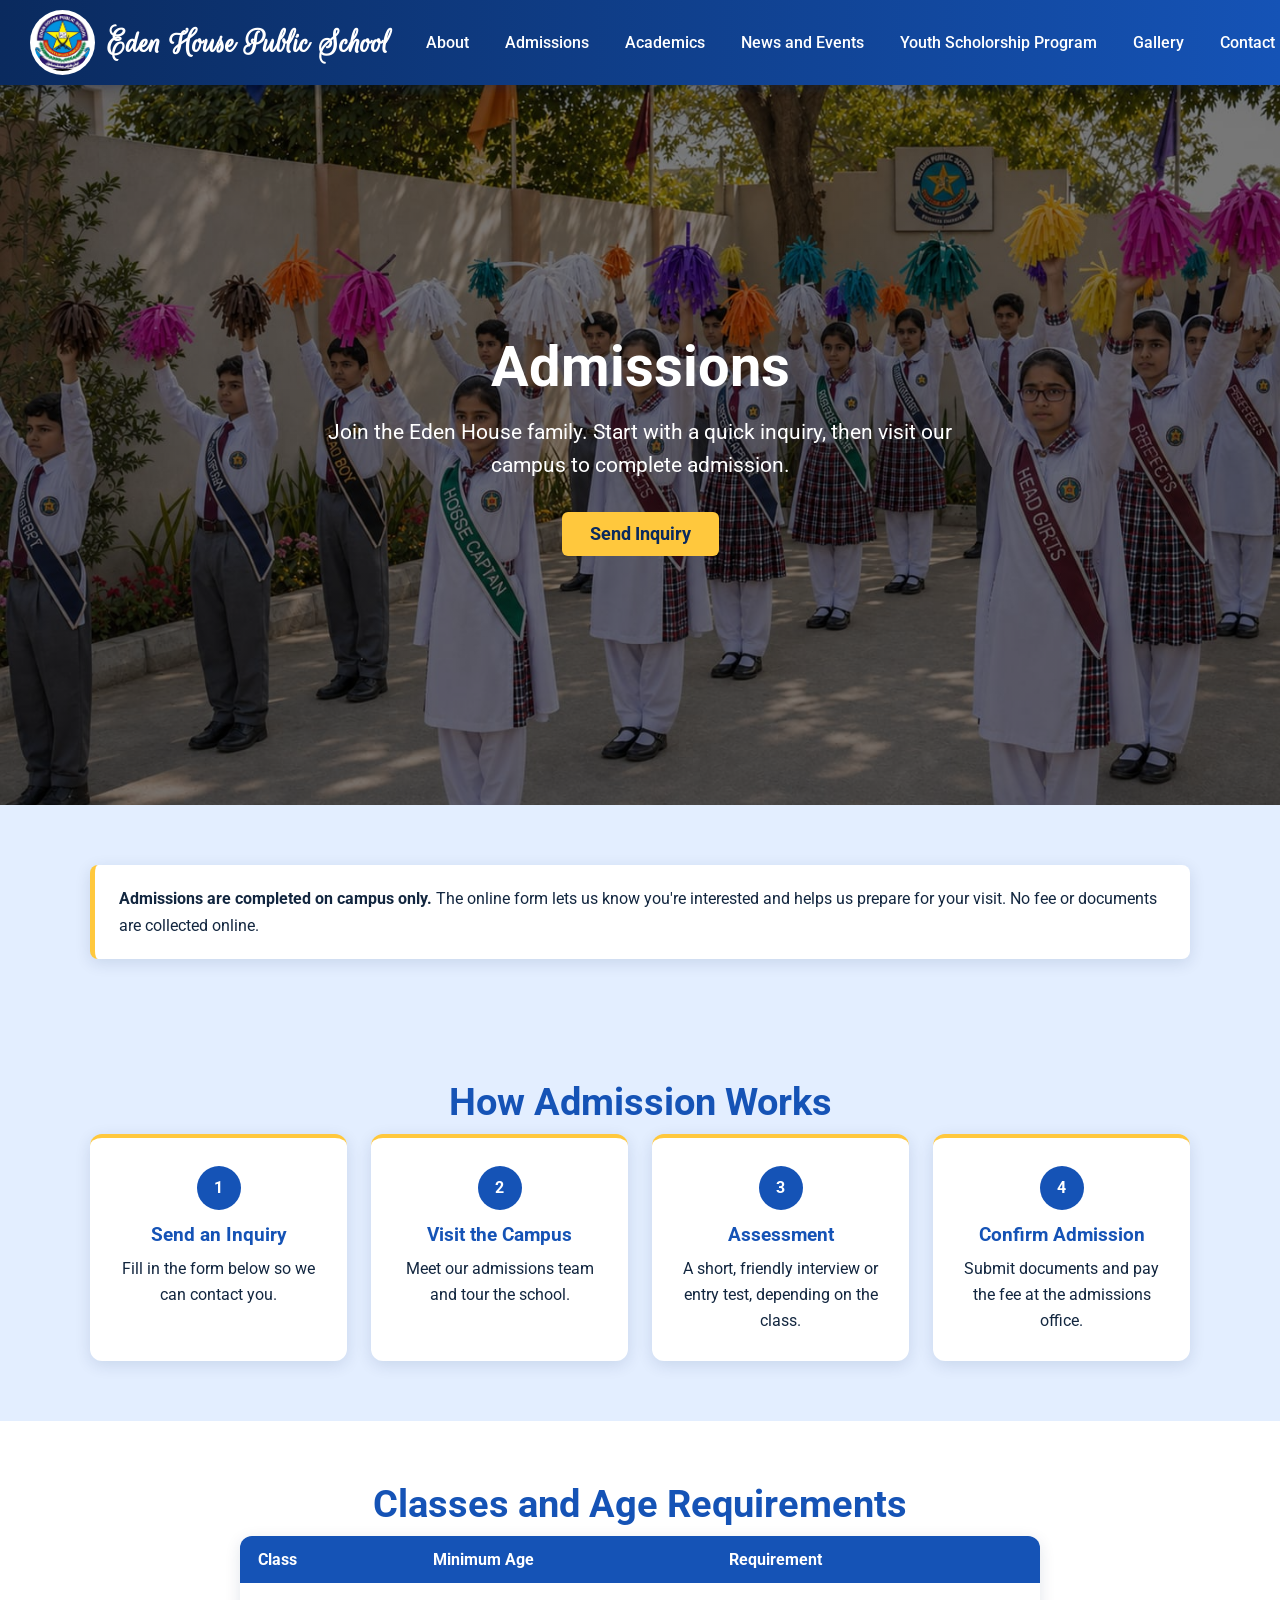
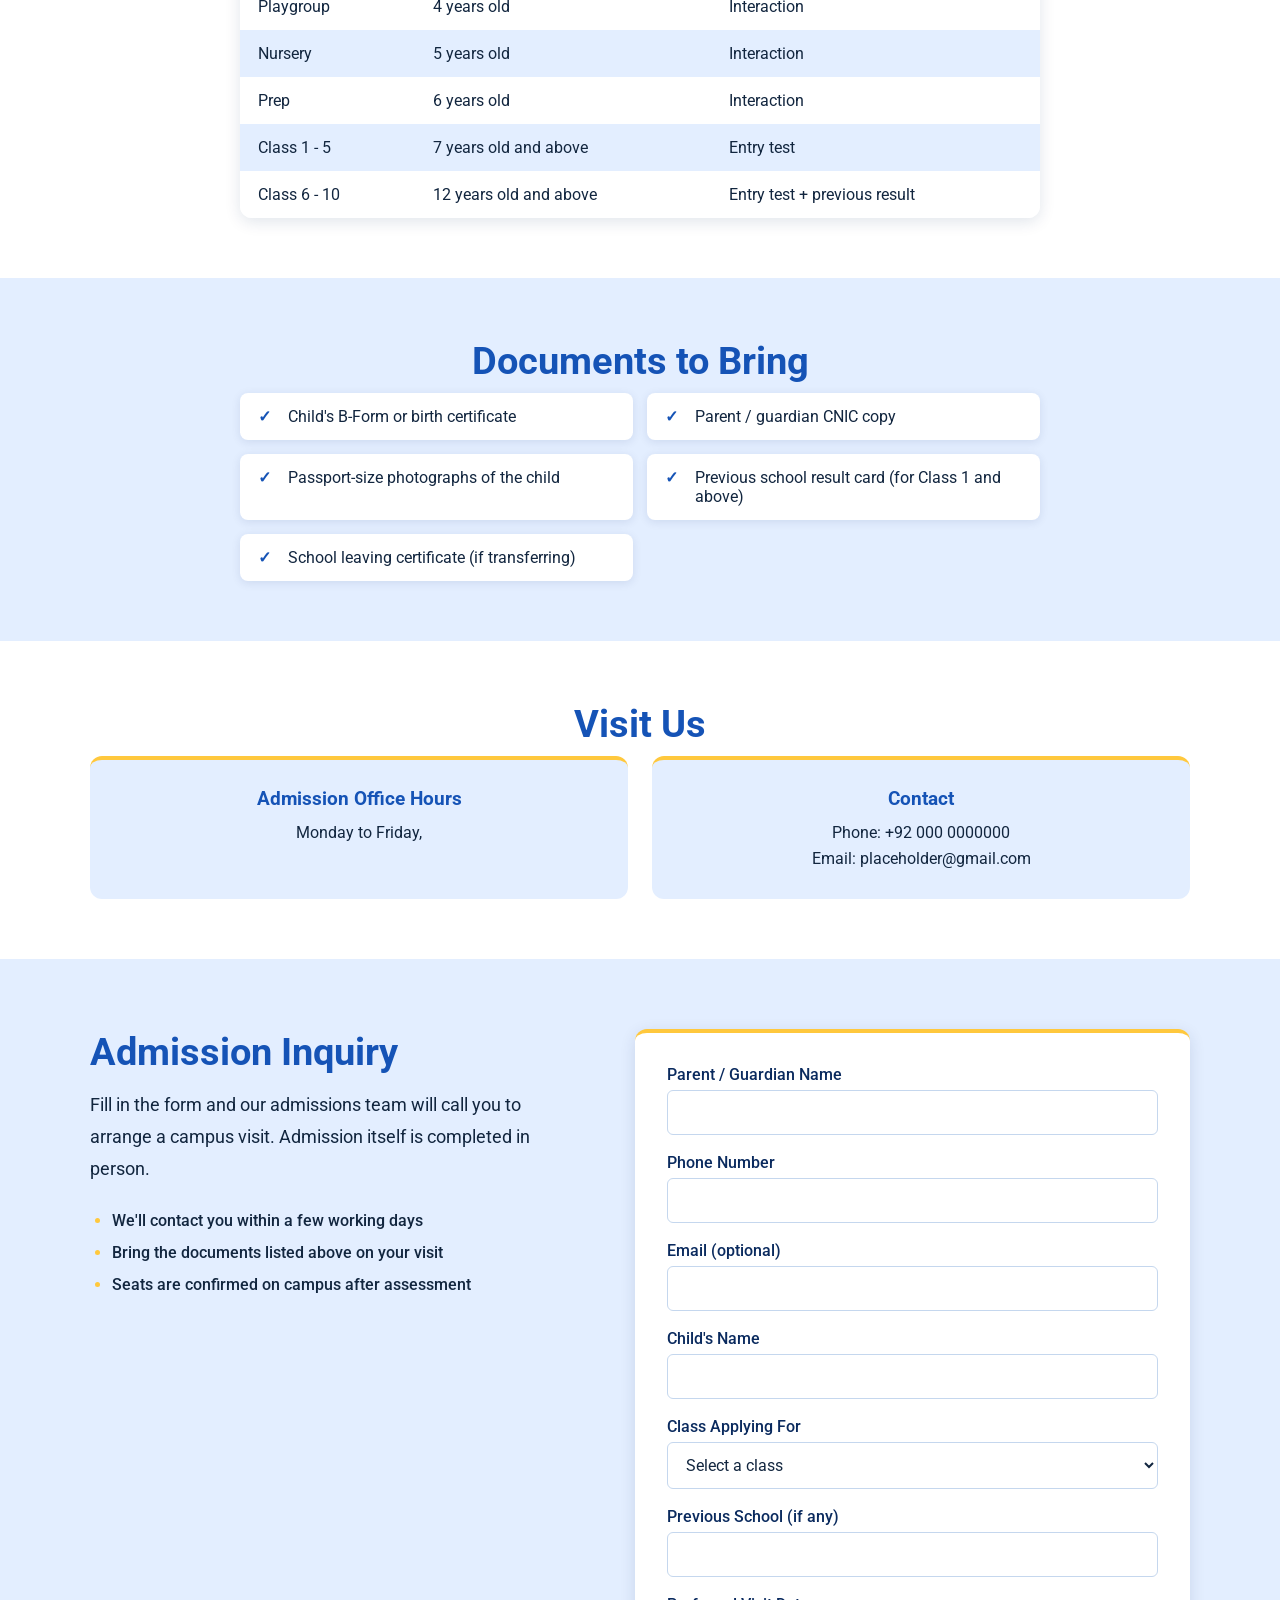
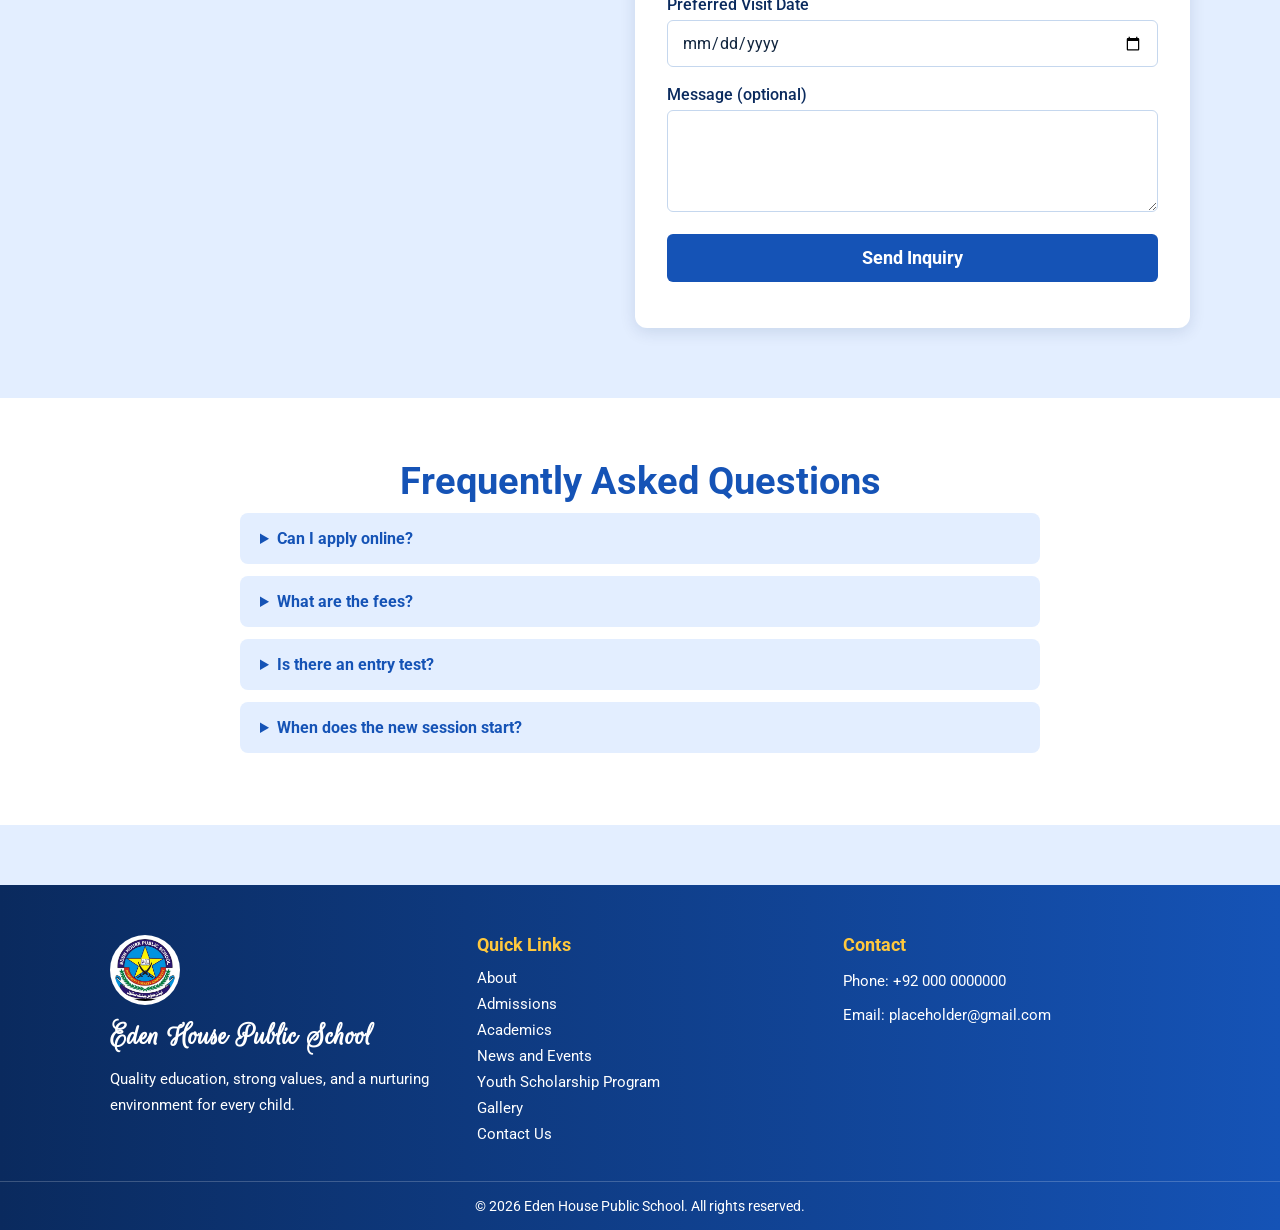
<file: admissions.html>
<!DOCTYPE html>
<html>
    <head>
        <meta charset="UTF-8">
        <meta name="viewport" content="width=device-width, initial-scale=1.0">
        <title>Eden House Public School</title>
        <link rel="preconnect" href="https://fonts.googleapis.com">
        <link rel="preconnect" href="https://fonts.gstatic.com" crossorigin>
        <link href="https://fonts.googleapis.com/css2?family=Roboto:ital,wght@0,100..900;1,100..900&family=Rouge+Script&display=swap" rel="stylesheet">
        <link rel="stylesheet" href="style.css">
    </head>
    <body>
        <header>
            <nav class="navbar">
                    <a href="index.html" class="branding">
                        <img src="images/logo.jpg" alt="school-logo">
                        <h2>Eden House Public School</h2>
                    </a>
                    <button class="menu-toggle" aria-label="Toggle menu" aria-expanded="false">&#9776;</button>
                    <div class="nav-links">
                        <a href="about.html">About</a>
                        <a href="admissions.html">Admissions</a>
                        <a href="academics.html">Academics</a>
                        <a href="news.html">News and Events</a>
                        <a href="scholarship.html">Youth Scholorship Program</a>
                        <a href="gallery.html">Gallery</a>
                        <a href="contacts.html">Contact Us</a>
                    </div>
                </nav>
    </header>

        <main>
    <section class="about-hero-section hero-admissions">
    <div class="about-hero-content">
        <h1>Admissions</h1>
        <p>Join the Eden House family. Start with a quick inquiry, then visit our campus to complete admission.</p>
        <div class="hero-buttons">
            <a href="#inquiry" class="btn btn-primary">Send Inquiry</a>
        </div>
    </div>
</section>
    

    <!-- On-campus notice -->
    <section class="page-section">
        <div class="notice">
            <strong>Admissions are completed on campus only.</strong>
            The online form lets us know you're interested and helps us prepare for your visit. No fee or documents are collected online.
        </div>
    </section>

    <!-- Process -->
    <section class="page-section">
        <h2 class="section-title">How Admission Works</h2>
        <div class="cards steps">
            <div class="info-card">
                <span class="info-number">1</span>
                <h3>Send an Inquiry</h3>
                <p>Fill in the form below so we can contact you.</p>
            </div>
            <div class="info-card">
                <span class="info-number">2</span>
                <h3>Visit the Campus</h3>
                <p>Meet our admissions team and tour the school.</p>
            </div>
            <div class="info-card">
                <span class="info-number">3</span>
                <h3>Assessment</h3>
                <p>A short, friendly interview or entry test, depending on the class.</p>
            </div>
            <div class="info-card">
                <span class="info-number">4</span>
                <h3>Confirm Admission</h3>
                <p>Submit documents and pay the fee at the admissions office.</p>
            </div>
        </div>
    </section>

    <!-- Classes and ages -->
    <section class="page-section alt">
        <h2 class="section-title">Classes and Age Requirements</h2>
        <div class="table-wrap">
            <table class="info-table">
                <thead>
                    <tr>
                        <th>Class</th>
                        <th>Minimum Age</th>
                        <th>Requirement</th>
                    </tr>
                </thead>
                <tbody>
                    <tr><td>Playgroup</td><td>4 years old</td><td>Interaction</td></tr>
                    <tr><td>Nursery</td><td>5 years old</td><td>Interaction</td></tr>
                    <tr><td>Prep</td><td>6 years old</td><td>Interaction</td></tr>
                    <tr><td>Class 1 - 5</td><td>7 years old and above</td><td>Entry test</td></tr>
                    <tr><td>Class 6 - 10</td><td>12 years old and above</td><td>Entry test + previous result</td></tr>
                </tbody>
            </table>
        </div>
    </section>

    <!-- Documents -->
    <section class="page-section">
        <h2 class="section-title">Documents to Bring</h2>
        <ul class="checklist">
            <li>Child's B-Form or birth certificate</li>
            <li>Parent / guardian CNIC copy</li>
            <li>Passport-size photographs of the child</li>
            <li>Previous school result card (for Class 1 and above)</li>
            <li>School leaving certificate (if transferring)</li>
        </ul>
    </section>

    <!-- Visit info -->
    <section class="page-section alt">
        <h2 class="section-title">Visit Us</h2>
        <div class="cards">
            <div class="info-card">
                <h3>Admission Office Hours</h3>
                <p>Monday to Friday,</p>
            </div>
            <div class="info-card">
                <h3>Contact</h3>
                <p>Phone: +92 000 0000000<br>Email: placeholder@gmail.com</p>
            </div>
        </div>
    </section>

    <!-- Inquiry form -->
    <section class="admissions" id="inquiry">
        <div class="admissions-content">

            <div class="admissions-info">
                <h2>Admission Inquiry</h2>
                <p>Fill in the form and our admissions team will call you to arrange a campus visit. Admission itself is completed in person.</p>
                <ul>
                    <li>We'll contact you within a few working days</li>
                    <li>Bring the documents listed above on your visit</li>
                    <li>Seats are confirmed on campus after assessment</li>
                </ul>
            </div>

            <form class="inquiry-form" action="https://formspree.io/f/mgaaaorq" method="post">
                <div class="form-row">
                    <label for="parent-name">Parent / Guardian Name</label>
                    <input type="text" id="parent-name" name="parent-name" required>
                </div>

                <div class="form-row">
                    <label for="phone">Phone Number</label>
                    <input type="tel" id="phone" name="phone" required>
                </div>

                <div class="form-row">
                    <label for="email">Email (optional)</label>
                    <input type="email" id="email" name="email">
                </div>

                <div class="form-row">
                    <label for="child-name">Child's Name</label>
                    <input type="text" id="child-name" name="child-name" required>
                </div>

                <div class="form-row">
                    <label for="class-level">Class Applying For</label>
                    <select id="class-level" name="class-level" required>
                        <option value="">Select a class</option>
                        <option>Playgroup</option>
                        <option>Nursery</option>
                        <option>Prep</option>
                        <option>Class 1 - 5</option>
                        <option>Class 6 - 10</option>
                    </select>
                </div>

                <div class="form-row">
                    <label for="previous-school">Previous School (if any)</label>
                    <input type="text" id="previous-school" name="previous-school">
                </div>

                <div class="form-row">
                    <label for="visit-date">Preferred Visit Date</label>
                    <input type="date" id="visit-date" name="visit-date">
                </div>

                <div class="form-row">
                    <label for="message">Message (optional)</label>
                    <textarea id="message" name="message" rows="4"></textarea>
                </div>
                
                <input type="text" name="_gotcha" class="visually-hidden" tabindex="-1" autocomplete="off" aria-hidden="true">
                <button type="submit" class="inquiry-btn">Send Inquiry</button>
                <p class="form-status" role="status"></p>
            </form>

        </div>
    </section>

    <!-- FAQ -->
    <section class="page-section alt">
        <h2 class="section-title">Frequently Asked Questions</h2>
        <div class="faq">
            <details>
                <summary>Can I apply online?</summary>
                <p>The online form is an inquiry only. Admission is completed on campus with the required documents.</p>
            </details>
            <details>
                <summary>What are the fees?</summary>
                <p>The fee structure is shared at the admissions office.</p>
            </details>
            <details>
                <summary>Is there an entry test?</summary>
                <p>Younger classes have a friendly interaction, and Class 1 and above have a short test.</p>
            </details>
            <details>
                <summary>When does the new session start?</summary>
                <p>The information is shared at the admissions office.</p>
            </details>
        </div>
    </section>

        
        </main>

        <footer class="footer">
        <div class="footer-content">
            <div class="footer-col">
                <img src="images/logo.jpg" alt="Eden House Public School logo">
                <h3>Eden House Public School</h3>
                <p>Quality education, strong values, and a nurturing environment for every child.</p>
            </div>

            <div class="footer-col">
                <h4>Quick Links</h4>
                <a href="about.html">About</a>
                <a href="admissions.html">Admissions</a>
                <a href="academics.html">Academics</a>
                <a href="news.html">News and Events</a>
                <a href="scholarship.html">Youth Scholarship Program</a>
                <a href="gallery.html">Gallery</a>
                <a href="contacts.html">Contact Us</a>
            </div>

            <div class="footer-col" id="contacts">
                <h4>Contact</h4>
                <p>Phone: +92 000 0000000</p>
                <p>Email: placeholder@gmail.com</p>
            </div>
        </div>

        <div class="footer-bottom">
            <p>&copy; 2026 Eden House Public School. All rights reserved.</p>
        </div>
    </footer>
        <script src="script.js"></script>
    </body>
</html>
</file>
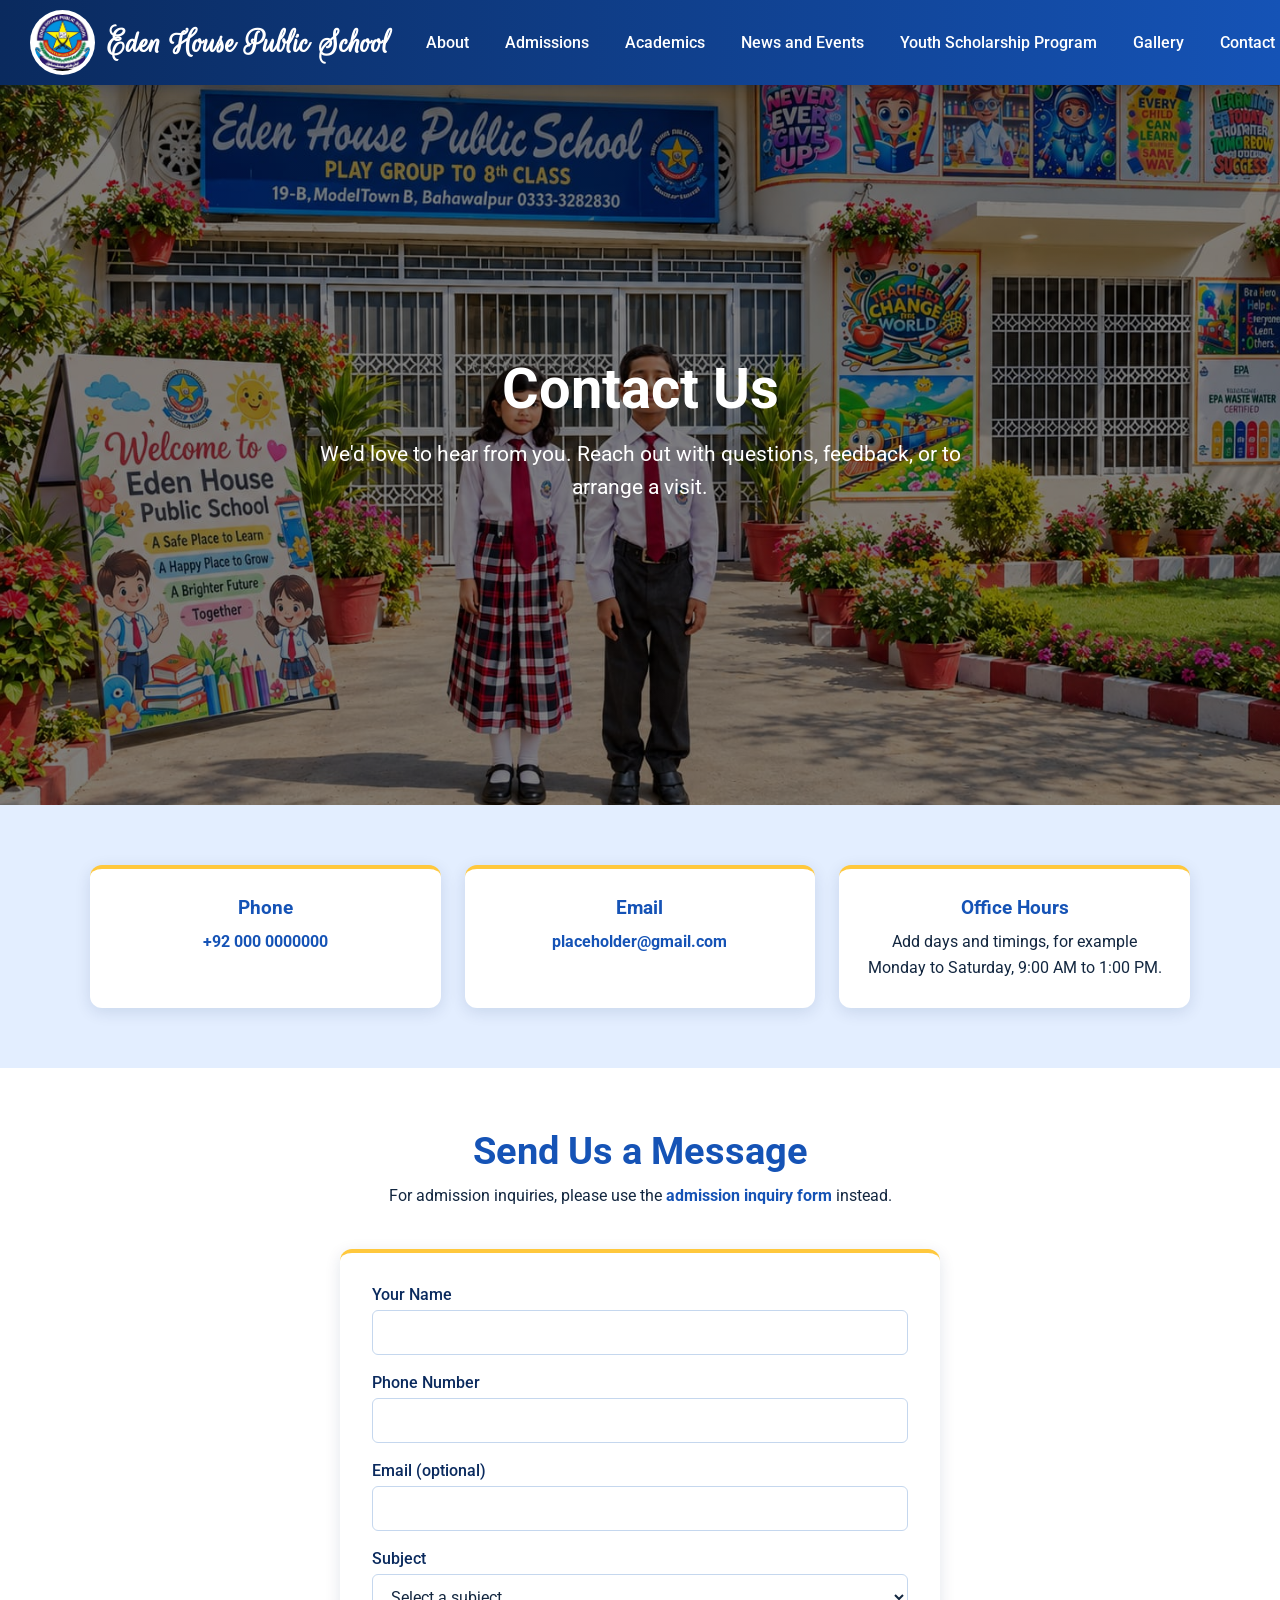
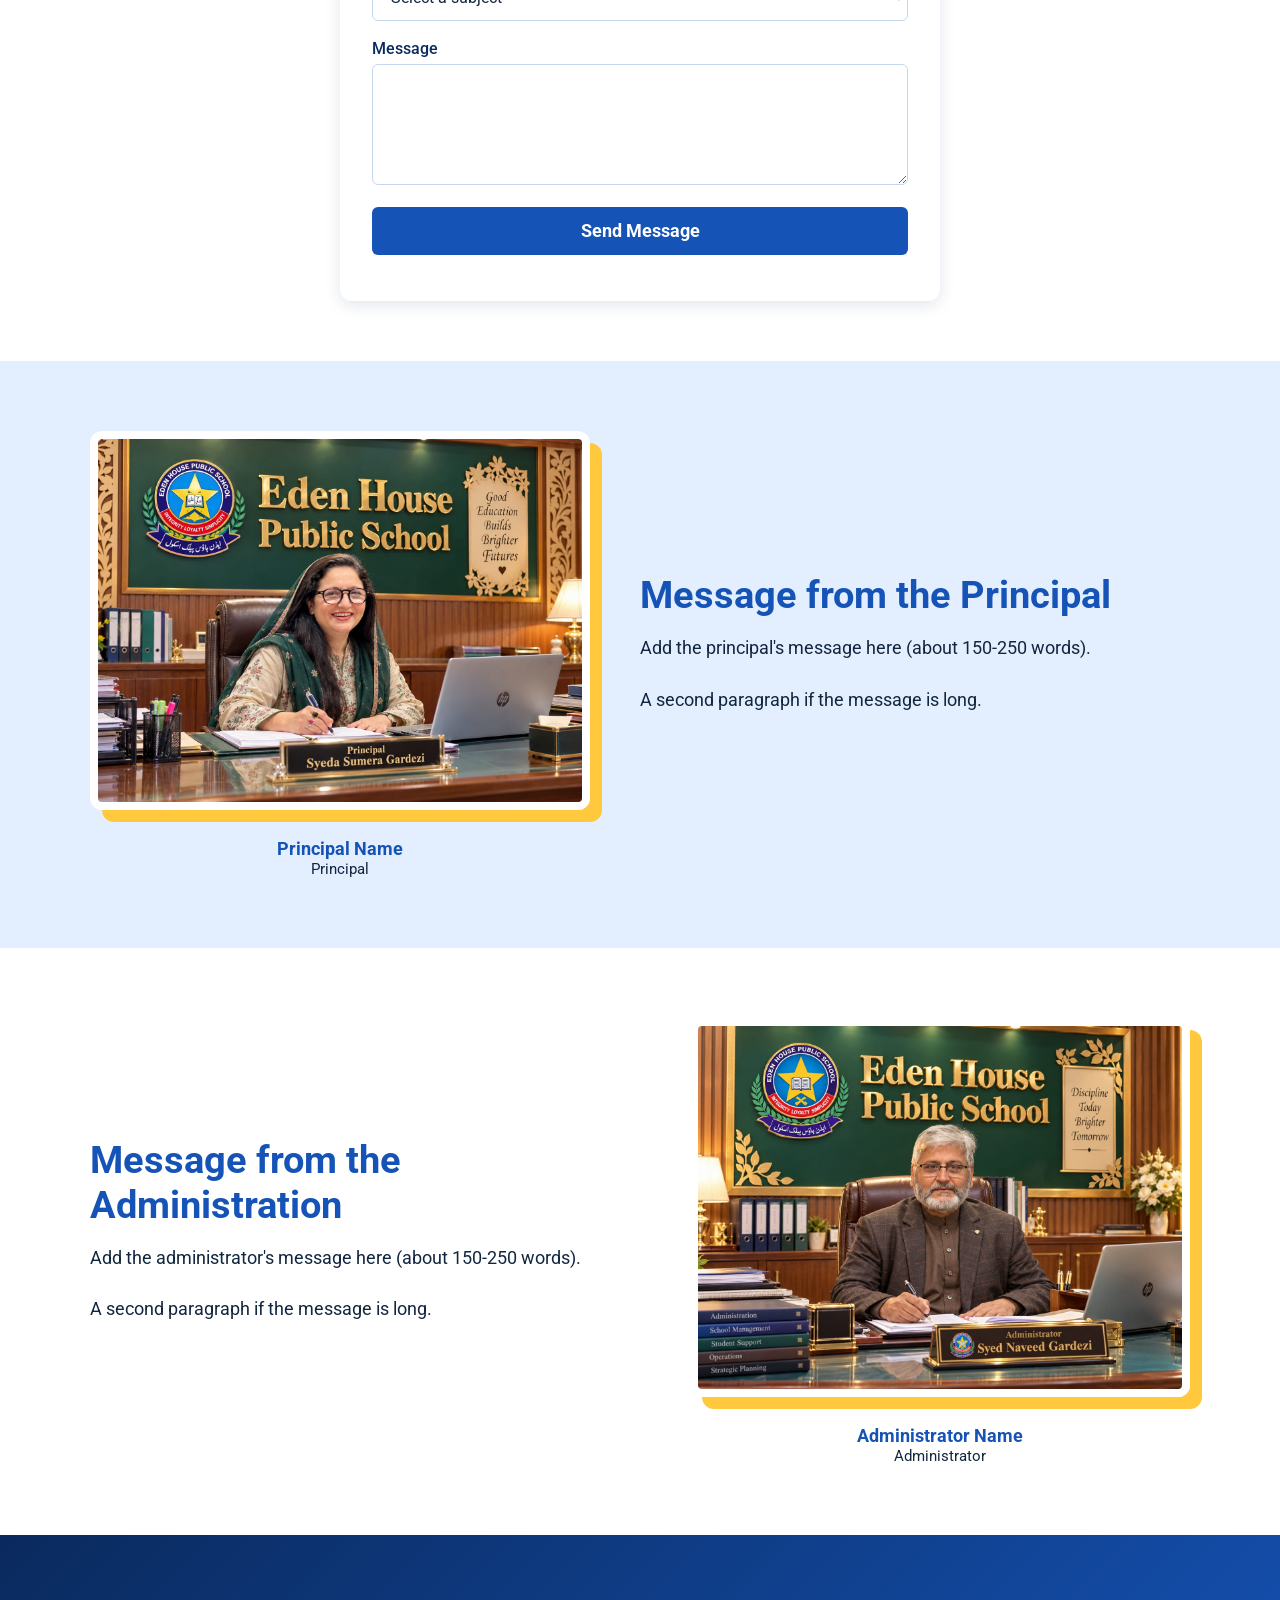
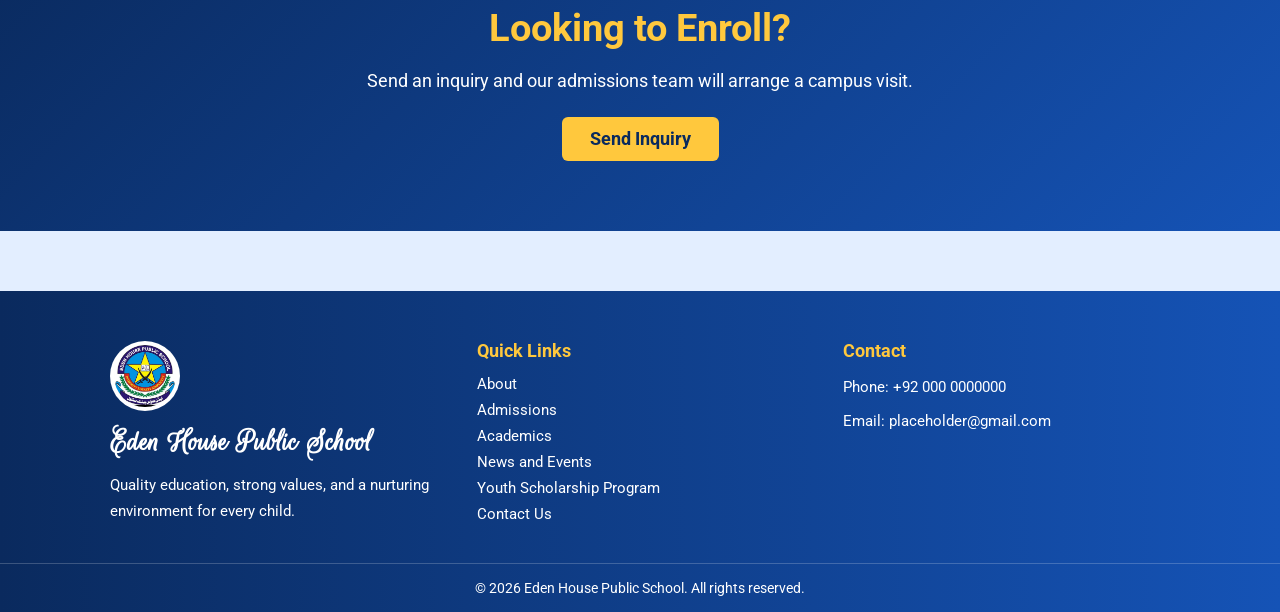
<file: contacts.html>
<!DOCTYPE html>
<html lang="en">
<head>
    <meta charset="UTF-8">
    <meta name="viewport" content="width=device-width, initial-scale=1.0">
    <title>Contact Us | Eden House Public School</title>
    <link rel="preconnect" href="https://fonts.googleapis.com">
    <link rel="preconnect" href="https://fonts.gstatic.com" crossorigin>
    <link href="https://fonts.googleapis.com/css2?family=Roboto:ital,wght@0,100..900;1,100..900&family=Rouge+Script&display=swap" rel="stylesheet">
    <link rel="stylesheet" href="style.css">
</head>
<body>
    <header>
        <nav class="navbar">
            <a href="index.html" class="branding">
                <img src="images/logo.jpg" alt="Eden House Public School logo">
                <h2>Eden House Public School</h2>
            </a>
            <button class="menu-toggle" aria-label="Toggle menu" aria-expanded="false">&#9776;</button>
            <div class="nav-links">
                <a href="about.html">About</a>
                <a href="admissions.html">Admissions</a>
                <a href="academics.html">Academics</a>
                <a href="news.html">News and Events</a>
                <a href="scholarship.html">Youth Scholarship Program</a>
                <a href="gallery.html">Gallery</a>
                <a href="contacts.html">Contact Us</a>
            </div>
        </nav>
    </header>

    <main>

        <!-- Hero -->
        <section class="about-hero-section hero-contact">
            <div class="about-hero-content">
                <h1>Contact Us</h1>
                <p>We'd love to hear from you. Reach out with questions, feedback, or to arrange a visit.</p>
            </div>
        </section>

        <!-- Quick contact cards -->
        <section class="page-section">
            <div class="cards steps">
                <div class="info-card">
                    <h3>Phone</h3>
                    <p><a href="tel:+920000000000">+92 000 0000000</a></p>
                </div>
                <div class="info-card">
                    <h3>Email</h3>
                    <p><a href="mailto:placeholder@gmail.com">placeholder@gmail.com</a></p>
                </div>
                <div class="info-card">
                    <h3>Office Hours</h3>
                    <p>Add days and timings, for example Monday to Saturday, 9:00 AM to 1:00 PM.</p>
                </div>
            </div>
        </section>

        <!-- Form -->
        <section class="page-section alt">
            <h2 class="section-title">Send Us a Message</h2>
            <p class="section-subtitle">For admission inquiries, please use the <a href="admissions.html#inquiry">admission inquiry form</a> instead.</p>

            <div class="contact-split">
                <form class="inquiry-form" action="https://formspree.io/f/mgaaaorq" method="post">
                    <div class="form-row">
                        <label for="contact-name">Your Name</label>
                        <input type="text" id="contact-name" name="name" required>
                    </div>

                    <div class="form-row">
                        <label for="contact-phone">Phone Number</label>
                        <input type="tel" id="contact-phone" name="phone" required>
                    </div>

                    <div class="form-row">
                        <label for="contact-email">Email (optional)</label>
                        <input type="email" id="contact-email" name="email">
                    </div>

                    <div class="form-row">
                        <label for="contact-subject">Subject</label>
                        <select id="contact-subject" name="subject" required>
                            <option value="">Select a subject</option>
                            <option>General Question</option>
                            <option>Scholarship Program</option>
                            <option>Feedback</option>
                            <option>Other</option>
                        </select>
                    </div>

                    <div class="form-row">
                        <label for="contact-message">Message</label>
                        <textarea id="contact-message" name="message" rows="5" required></textarea>
                    </div>
                    <input type="hidden" name="_subject" value="New contact message from the website">
                    <input type="text" name="_gotcha" class="visually-hidden" tabindex="-1" autocomplete="off" aria-hidden="true">
                    <button type="submit" class="inquiry-btn">Send Message</button>
                    <p class="form-status" role="status"></p>
                </form>
            </div>
        </section>

        <!-- Principal's message -->
        <section class="principal">
            <div class="principal-content">
                <figure class="principal-photo">
                    <img src="images/principal.jpeg" alt="Principal of Eden House Public School">
                    <figcaption>
                        <strong>Principal Name</strong>
                        <span>Principal</span>
                    </figcaption>
                </figure>

                <div class="principal-text">
                    <h2>Message from the Principal</h2>
                    <p>Add the principal's message here (about 150-250 words).</p>
                    <p>A second paragraph if the message is long.</p>
                </div>
            </div>
        </section>

        <!-- Admin's message (photo on the right) -->
        <section class="principal alt reverse">
            <div class="principal-content">
                <figure class="principal-photo">
                    <img src="images/admin.jpeg" alt="Administrator of Eden House Public School">
                    <figcaption>
                        <strong>Administrator Name</strong>
                        <span>Administrator</span>
                    </figcaption>
                </figure>

                <div class="principal-text">
                    <h2>Message from the Administration</h2>
                    <p>Add the administrator's message here (about 150-250 words).</p>
                    <p>A second paragraph if the message is long.</p>
                </div>
            </div>
        </section>

        <!-- Call to action -->
        <section class="vision-section">
            <div class="vision-content">
                <h2>Looking to Enroll?</h2>
                <p>Send an inquiry and our admissions team will arrange a campus visit.</p>
                <a href="admissions.html#inquiry" class="btn btn-primary">Send Inquiry</a>
            </div>
        </section>

    </main>

    <footer class="footer">
        <div class="footer-content">
            <div class="footer-col">
                <img src="images/logo.jpg" alt="Eden House Public School logo">
                <h3>Eden House Public School</h3>
                <p>Quality education, strong values, and a nurturing environment for every child.</p>
            </div>

            <div class="footer-col">
                <h4>Quick Links</h4>
                <a href="about.html">About</a>
                <a href="admissions.html">Admissions</a>
                <a href="academics.html">Academics</a>
                <a href="news.html">News and Events</a>
                <a href="scholarship.html">Youth Scholarship Program</a>
                <a href="contacts.html">Contact Us</a>
            </div>

            <div class="footer-col">
                <h4>Contact</h4>
                <p>Phone: +92 000 0000000</p>
                <p>Email: placeholder@gmail.com</p>
            </div>
        </div>

        <div class="footer-bottom">
            <p>&copy; 2026 Eden House Public School. All rights reserved.</p>
        </div>
    </footer>

    <script src="script.js"></script>
</body>
</html>
</file>
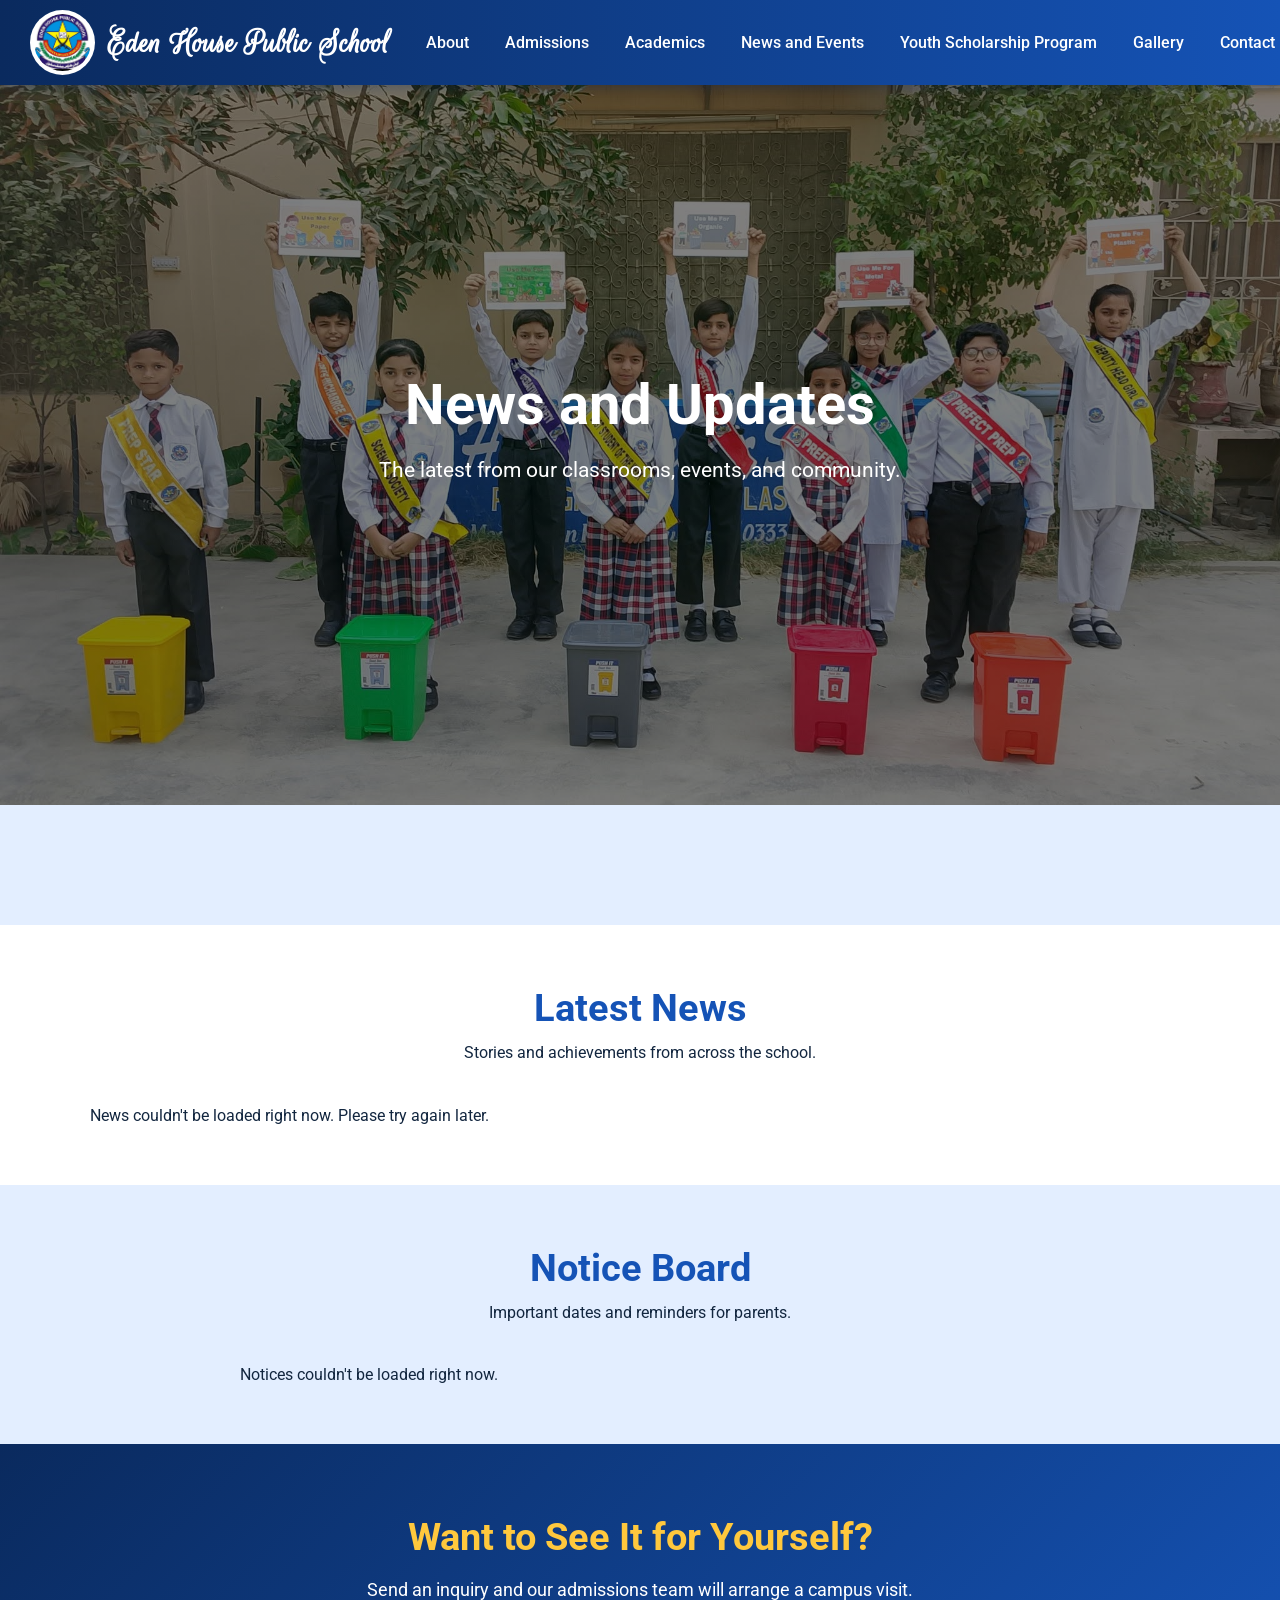
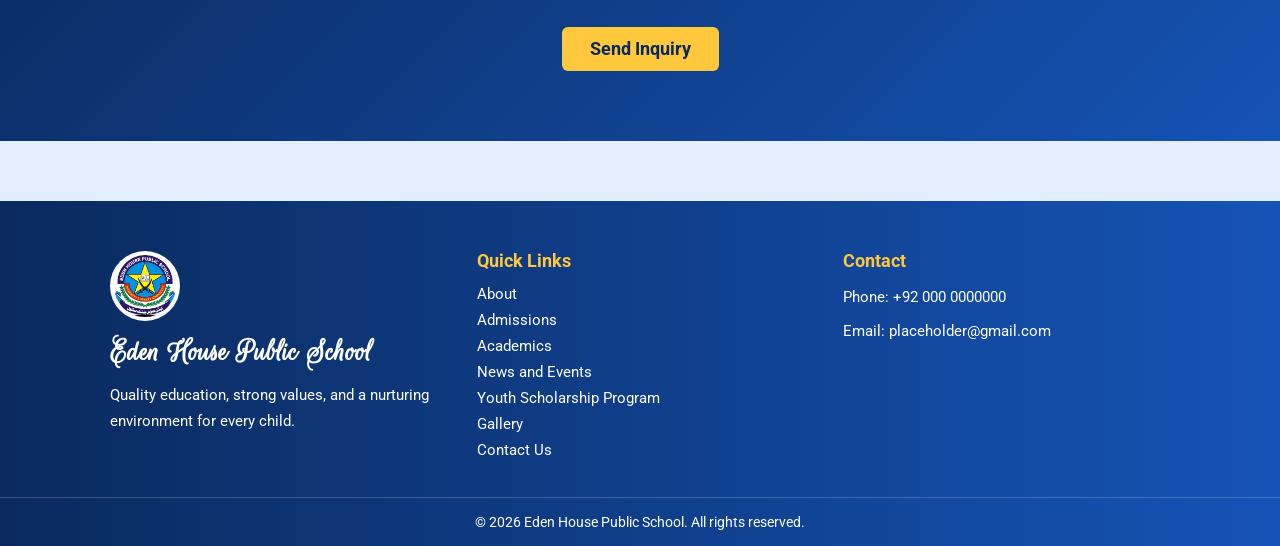
<file: news.html>
<!DOCTYPE html>
<html lang="en">
<head>
    <meta charset="UTF-8">
    <meta name="viewport" content="width=device-width, initial-scale=1.0">
    <title>News and Events | Eden House Public School</title>
    <link rel="preconnect" href="https://fonts.googleapis.com">
    <link rel="preconnect" href="https://fonts.gstatic.com" crossorigin>
    <link href="https://fonts.googleapis.com/css2?family=Roboto:ital,wght@0,100..900;1,100..900&family=Rouge+Script&display=swap" rel="stylesheet">
    <link rel="stylesheet" href="style.css">
</head>
<body>
    <header>
        <nav class="navbar">
            <a href="index.html" class="branding">
                <img src="images/logo.jpg" alt="Eden House Public School logo">
                <h2>Eden House Public School</h2>
            </a>
            <button class="menu-toggle" aria-label="Toggle menu" aria-expanded="false">&#9776;</button>
            <div class="nav-links">
                <a href="about.html">About</a>
                <a href="admissions.html">Admissions</a>
                <a href="academics.html">Academics</a>
                <a href="news.html">News and Events</a>
                <a href="scholarship.html">Youth Scholarship Program</a>
                <a href="gallery.html">Gallery</a>
                <a href="contacts.html">Contact Us</a>
            </div>
        </nav>
    </header>

    <main>

        <!-- Hero -->
        <section class="about-hero-section hero-news">
            <div class="about-hero-content">
                <h1>News and Updates</h1>
                <p>The latest from our classrooms, events, and community.</p>
            </div>
        </section>

        <!-- Featured story (filled in by script.js) -->
        <section class="mission">
            <div class="mission-content" id="featured-news"></div>
        </section>

        <!-- Latest news cards (filled in by script.js) -->
        <section class="page-section alt">
            <h2 class="section-title">Latest News</h2>
            <p class="section-subtitle">Stories and achievements from across the school.</p>
            <div class="cards" id="news-grid"></div>
        </section>

        <!-- Notice board (filled in by script.js) -->
        <section class="page-section">
            <h2 class="section-title">Notice Board</h2>
            <p class="section-subtitle">Important dates and reminders for parents.</p>
            <ul class="notice-list" id="notice-list"></ul>
        </section>

        <!-- Call to action -->
        <section class="vision-section">
            <div class="vision-content">
                <h2>Want to See It for Yourself?</h2>
                <p>Send an inquiry and our admissions team will arrange a campus visit.</p>
                <a href="admissions.html#inquiry" class="btn btn-primary">Send Inquiry</a>
            </div>
        </section>

    </main>

    <footer class="footer">
        <div class="footer-content">
            <div class="footer-col">
                <img src="images/logo.jpg" alt="Eden House Public School logo">
                <h3>Eden House Public School</h3>
                <p>Quality education, strong values, and a nurturing environment for every child.</p>
            </div>

            <div class="footer-col">
                <h4>Quick Links</h4>
                <a href="about.html">About</a>
                <a href="admissions.html">Admissions</a>
                <a href="academics.html">Academics</a>
                <a href="news.html">News and Events</a>
                <a href="scholarship.html">Youth Scholarship Program</a>
                <a href="gallery.html">Gallery</a>
                <a href="contacts.html">Contact Us</a>
            </div>

            <div class="footer-col">
                <h4>Contact</h4>
                <p>Phone: +92 000 0000000</p>
                <p>Email: placeholder@gmail.com</p>
            </div>
        </div>

        <div class="footer-bottom">
            <p>&copy; 2026 Eden House Public School. All rights reserved.</p>
        </div>
    </footer>

    <script src="script.js"></script>
</body>
</html>
</file>
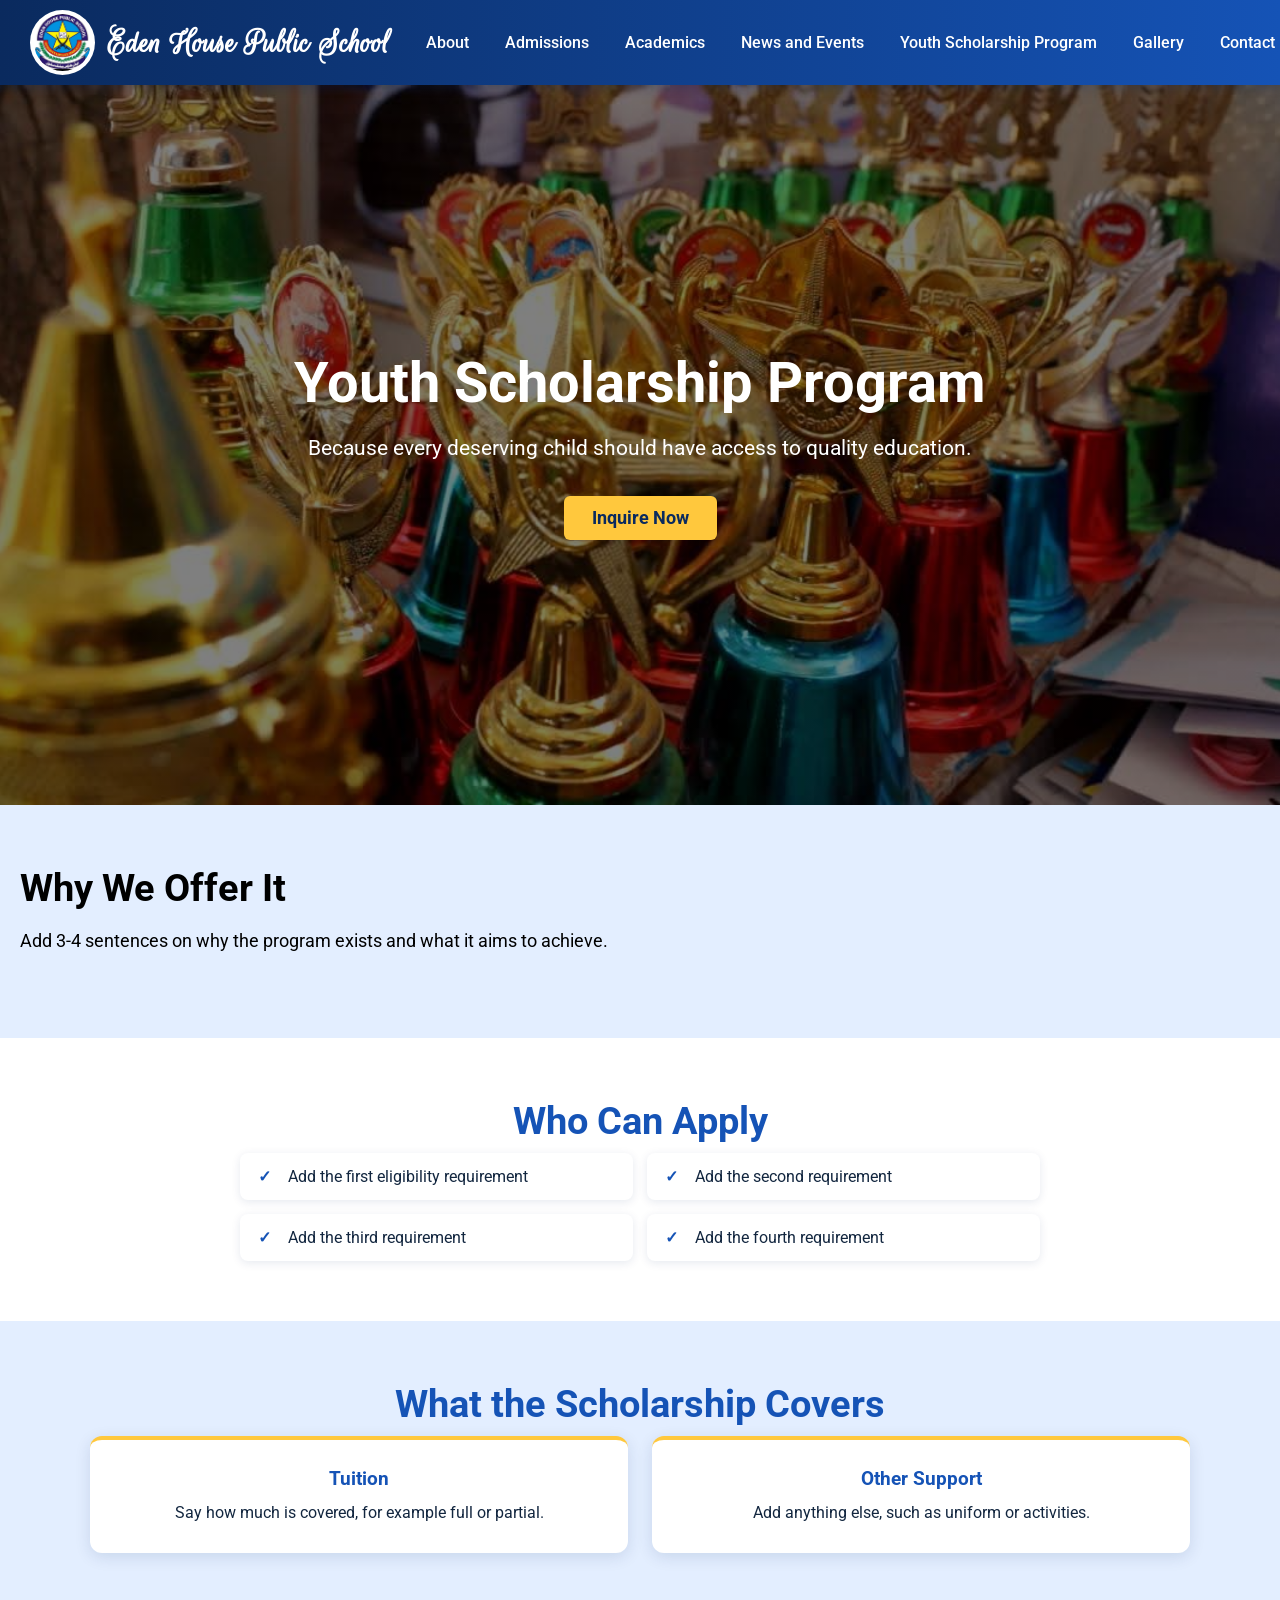
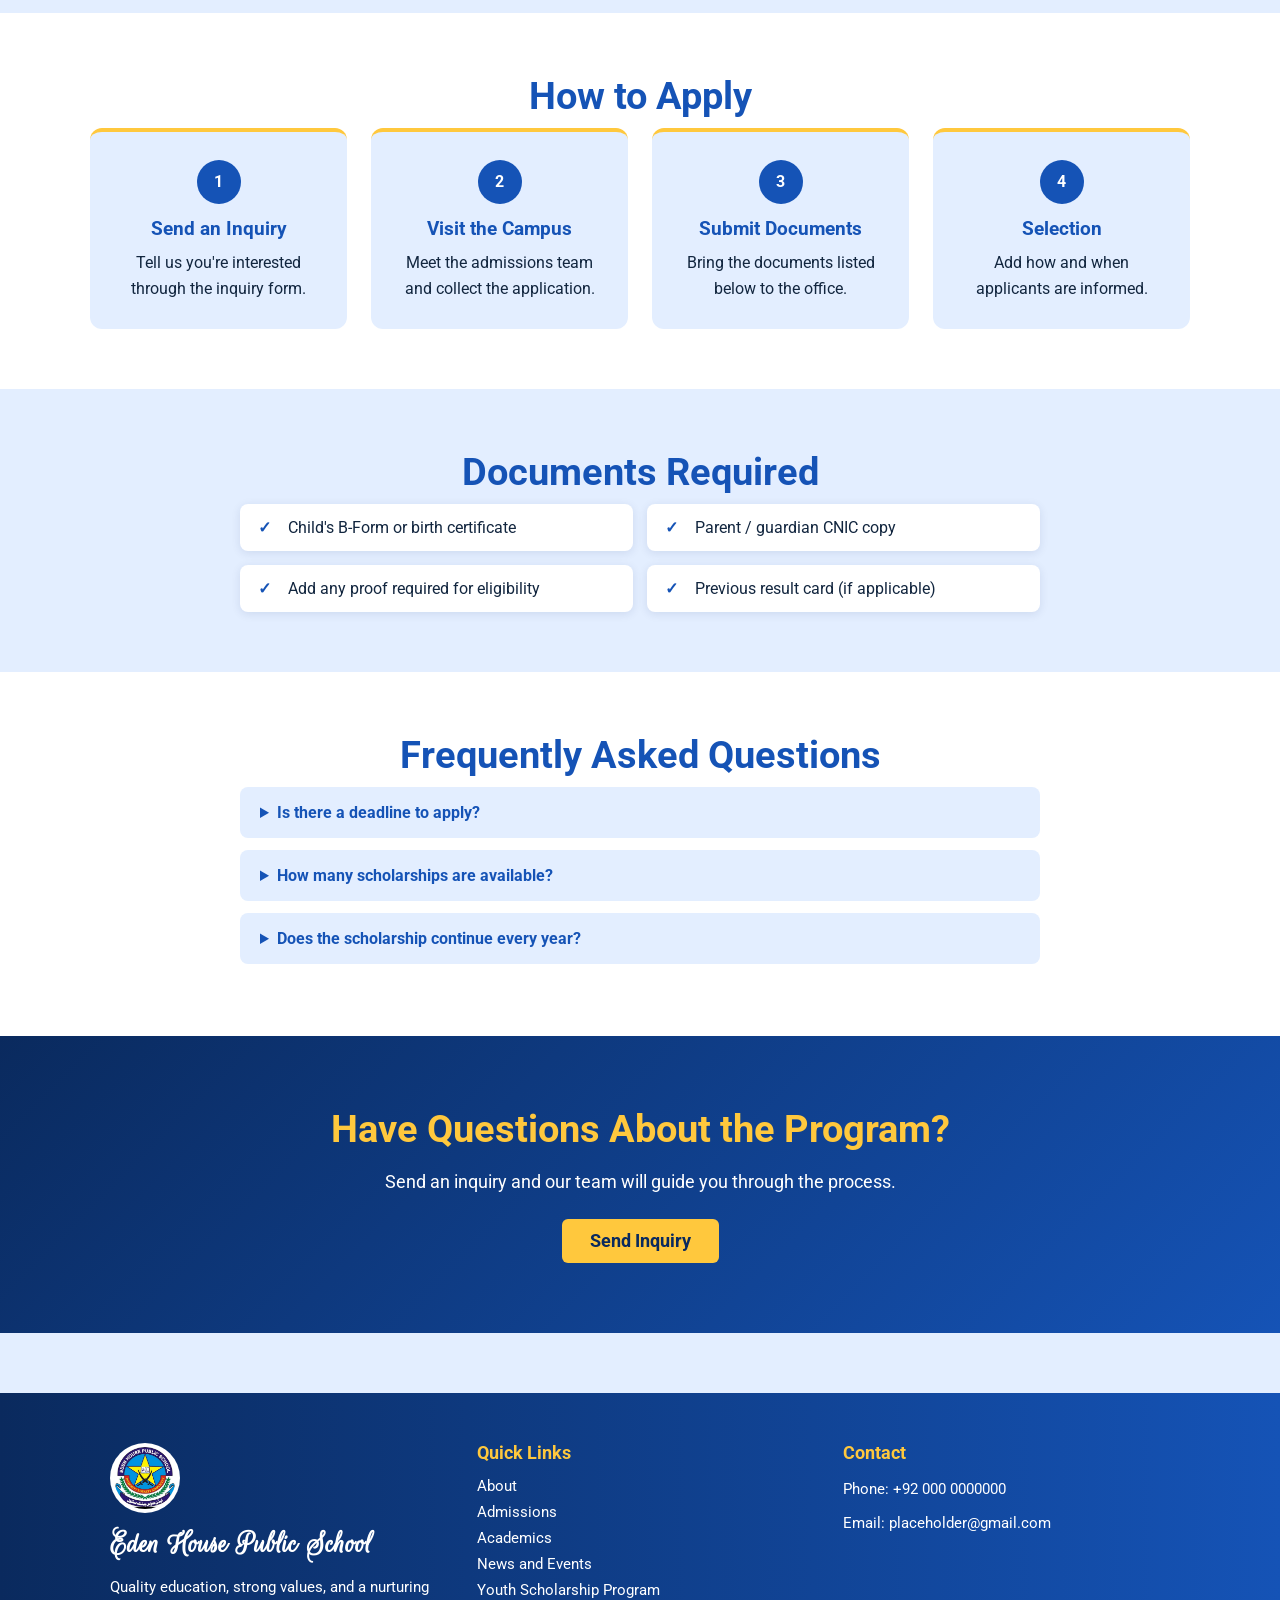
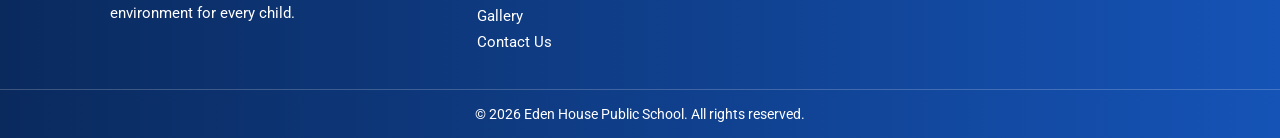
<file: scholarship.html>
<!DOCTYPE html>
<html>
    <head>
        <meta charset="UTF-8">
        <meta name="viewport" content="width=device-width, initial-scale=1.0">
        <title>Eden House Public School</title>
        <link rel="preconnect" href="https://fonts.googleapis.com">
        <link rel="preconnect" href="https://fonts.gstatic.com" crossorigin>
        <link href="https://fonts.googleapis.com/css2?family=Roboto:ital,wght@0,100..900;1,100..900&family=Rouge+Script&display=swap" rel="stylesheet">
        <link rel="stylesheet" href="style.css">
    </head>
    <body>
        <header>
        <nav class="navbar">
            <a href="index.html" class="branding">
                <img src="images/logo.jpg" alt="Eden House Public School logo">
                <h2>Eden House Public School</h2>
            </a>
            <button class="menu-toggle" aria-label="Toggle menu" aria-expanded="false">&#9776;</button>
            <div class="nav-links">
                <a href="about.html">About</a>
                <a href="admissions.html">Admissions</a>
                <a href="academics.html">Academics</a>
                <a href="news.html">News and Events</a>
                <a href="scholarship.html">Youth Scholarship Program</a>
                <a href="gallery.html">Gallery</a>
                <a href="contacts.html">Contact Us</a>

            </div>
        </nav>
    </header>
    
    <main>

    <!-- Hero -->
    <section class="about-hero-section hero-scholarship">
        <div class="about-hero-content">
            <h1>Youth Scholarship Program</h1>
            <p>Because every deserving child should have access to quality education.</p>
            <div class="hero-buttons">
                <a href="admissions.html#inquiry" class="btn btn-primary">Inquire Now</a>
            </div>
        </div>
    </section>

    <!-- Purpose -->
    <section class="mission">
        <div class="mission-content">
            <div class="mission-text">
                <h2>Why We Offer It</h2>
                <p>Add 3-4 sentences on why the program exists and what it aims to achieve.</p>
            </div>
        </div>
    </section>

    <!-- Eligibility -->
    <section class="page-section alt">
        <h2 class="section-title">Who Can Apply</h2>
        <ul class="checklist">
            <li>Add the first eligibility requirement</li>
            <li>Add the second requirement</li>
            <li>Add the third requirement</li>
            <li>Add the fourth requirement</li>
        </ul>
    </section>

    <!-- Benefits -->
    <section class="page-section">
        <h2 class="section-title">What the Scholarship Covers</h2>
        <div class="cards">
            <div class="info-card">
                <h3>Tuition</h3>
                <p>Say how much is covered, for example full or partial.</p>
            </div>
            <div class="info-card">
                <h3>Other Support</h3>
                <p>Add anything else, such as uniform or activities.</p>
            </div>
        </div>
    </section>

    <!-- How to apply -->
    <section class="page-section alt">
        <h2 class="section-title">How to Apply</h2>
        <div class="cards steps">
            <div class="info-card">
                <span class="info-number">1</span>
                <h3>Send an Inquiry</h3>
                <p>Tell us you're interested through the inquiry form.</p>
            </div>
            <div class="info-card">
                <span class="info-number">2</span>
                <h3>Visit the Campus</h3>
                <p>Meet the admissions team and collect the application.</p>
            </div>
            <div class="info-card">
                <span class="info-number">3</span>
                <h3>Submit Documents</h3>
                <p>Bring the documents listed below to the office.</p>
            </div>
            <div class="info-card">
                <span class="info-number">4</span>
                <h3>Selection</h3>
                <p>Add how and when applicants are informed.</p>
            </div>
        </div>
    </section>

    <!-- Documents -->
    <section class="page-section">
        <h2 class="section-title">Documents Required</h2>
        <ul class="checklist">
            <li>Child's B-Form or birth certificate</li>
            <li>Parent / guardian CNIC copy</li>
            <li>Add any proof required for eligibility</li>
            <li>Previous result card (if applicable)</li>
        </ul>
    </section>

    <!-- FAQ -->
    <section class="page-section alt">
        <h2 class="section-title">Frequently Asked Questions</h2>
        <div class="faq">
            <details>
                <summary>Is there a deadline to apply?</summary>
                <p>Add the application dates here.</p>
            </details>
            <details>
                <summary>How many scholarships are available?</summary>
                <p>Add the number, or say it varies each session.</p>
            </details>
            <details>
                <summary>Does the scholarship continue every year?</summary>
                <p>Add the renewal conditions here.</p>
            </details>
        </div>
    </section>

    <!-- Call to action -->
    <section class="vision-section">
        <div class="vision-content">
            <h2>Have Questions About the Program?</h2>
            <p>Send an inquiry and our team will guide you through the process.</p>
            <a href="admissions.html#inquiry" class="btn btn-primary">Send Inquiry</a>
        </div>
    </section>

</main>
    </body>
     <footer class="footer">
        <div class="footer-content">
            <div class="footer-col">
                <img src="images/logo.jpg" alt="Eden House Public School logo">
                <h3>Eden House Public School</h3>
                <p>Quality education, strong values, and a nurturing environment for every child.</p>
            </div>

            <div class="footer-col">
                <h4>Quick Links</h4>
                <a href="about.html">About</a>
                <a href="admissions.html">Admissions</a>
                <a href="academics.html">Academics</a>
                <a href="news.html">News and Events</a>
                <a href="scholarship.html">Youth Scholarship Program</a>
                <a href="gallery.html">Gallery</a>
                <a href="contacts.html">Contact Us</a>
            </div>

            <div class="footer-col" id="contacts">
                <h4>Contact</h4>
                <p>Phone: +92 000 0000000</p>
                <p>Email: placeholder@gmail.com</p>
            </div>
        </div>

        <div class="footer-bottom">
            <p>&copy; 2026 Eden House Public School. All rights reserved.</p>
        </div>
    </footer>
    <script src="script.js"></script>
</html>
</file>
<file: style.css>
/* =========================================================
   Eden House Public School - style.css

   1. Variables & base      6. Home sections
   2. Header / navbar       7. About page
   3. Hero                  8. Admissions
   4. Shared components     9. Footer
   5. Section layout       10. Responsive
   ========================================================= */

/* ---------- 1. Variables & base ---------- */
:root {
    --navy: #0A2A5E;
    --royal: #1553B6;
    --pale: #E3EEFF;
    --gold: #FFC83D;
    --text: #12263F;

    /* core values palette */
    --ink: #17324D;
    --muted: #52697D;
    --steel: #246BA6;

    --shadow: 0 4px 16px rgba(10, 42, 94, 0.12);
    --ease: 0.2s ease;
    --container: 1100px;
}

* {
    margin: 0;
    padding: 0;
    box-sizing: border-box;
}

html {
    scroll-behavior: smooth;
    scroll-padding-top: 90px;      /* sticky header won't cover the section you jump to */
}

body {
    background-color: var(--pale);
    color: var(--text);
    font-family: "Roboto", sans-serif;
}

img {
    max-width: 100%;
}

/* ---------- 2. Header / navbar ---------- */
header {
    background: linear-gradient(90deg, var(--navy), var(--royal));
    position: sticky;
    top: 0;
    z-index: 100;
    box-shadow: 0 2px 10px rgba(10, 42, 94, 0.3);
}

.navbar {
    display: flex;
    align-items: center;
    justify-content: space-between;
    gap: 24px;
    padding: 10px 30px;
}

.branding {
    display: flex;
    align-items: center;
    gap: 12px;
    text-decoration: none;
    color: white;
    flex-shrink: 0;
}

.branding img {
    height: 65px;
    width: 65px;
}

.branding h2 {
    font-family: "Rouge Script", cursive;
    font-size: 2.2rem;
}

.nav-links {
    display: flex;
    align-items: center;
    gap: 12px;
}

.nav-links a {
    text-decoration: none;
    color: white;
    font-size: 1rem;
    font-weight: 500;
    white-space: nowrap;
    padding: 8px 12px;
    transition: var(--ease);
}

.nav-links a:hover {
    color: var(--gold);
    transform: translateX(4px);
}

.nav-links a.has-news::after {
    content: "";
    display: inline-block;
    width: 8px;
    height: 8px;
    margin-left: 6px;
    vertical-align: super;
    background-color: var(--gold);
    border-radius: 50%;
}

/* Hamburger button: hidden on desktop, shown in the 900px media query */
.menu-toggle {
    display: none;
    background: none;
    border: none;
    color: white;
    font-size: 2rem;
    cursor: pointer;
}

/* ---------- 3. Hero (home + about share one layout) ---------- */
.hero-section,
.about-hero-section {
    min-height: 80vh;
    display: flex;
    align-items: center;
    justify-content: center;
    text-align: center;
    padding: 40px 20px;
    background-size: cover;
    background-position: center;
}

.hero-section {
    background-image: linear-gradient(rgba(0, 0, 0, 0.5), rgba(0, 0, 0, 0.5)),
                      url("images/hero.jpeg");
}

.about-hero-section {
    background-image: linear-gradient(rgba(0, 0, 0, 0.5), rgba(0, 0, 0, 0.5)),
                      var(--hero-image, url("images/about.jpeg"));
}

.hero-admissions { --hero-image: url("images/admissions.jpeg"); }
.hero-academics { --hero-image: url("images/secondary.PNG"); }
.hero-news { --hero-image: url("images/news3.jpg"); }
.hero-scholarship { --hero-image: url("images/scholarship.jpeg"); }
.hero-gallery { --hero-image: url("images/gallery4.jpeg "); }
.hero-contact { --hero-image: url("images/school.jpeg"); }




.hero-content,
.about-hero-content {
    max-width: 700px;
    color: white;
}

.hero-content h1,
.about-hero-content h1 {
    font-size: 3.5rem;
    margin-bottom: 16px;
}

.hero-content p,
.about-hero-content p {
    font-size: 1.3rem;
    line-height: 1.6;
    margin-bottom: 30px;
}

.hero-buttons {
    display: flex;
    justify-content: center;
    gap: 16px;
    flex-wrap: wrap;
}

/* ---------- 4. Shared components ---------- */

/* Buttons */
.btn {
    padding: 12px 28px;
    border-radius: 6px;
    text-decoration: none;
    font-weight: bold;
    font-size: 1.1rem;
    transition: var(--ease);
}

.btn-primary {
    background-color: var(--gold);
    color: var(--navy);
}

.btn-primary:hover {
    background-color: white;
}

.btn-secondary {
    border: 2px solid white;
    color: white;
}

.btn-secondary:hover {
    background-color: white;
    color: var(--royal);
}

/* Round logo badge (navbar + footer) */
.branding img,
.footer-col img {
    object-fit: contain;
    background-color: white;
    border-radius: 50%;
    padding: 4px;
}

/* "Read more" text links with a gold underline */
.mission-text a,
.card-body a,
.vision-content a {
    display: inline-block;
    font-weight: bold;
    text-decoration: none;
    border-bottom: 2px solid var(--gold);
    padding-bottom: 2px;
    transition: var(--ease);
}

.mission-text a,
.card-body a {
    color: var(--royal);
}

.mission-text a:hover,
.card-body a:hover {
    color: var(--navy);
    border-bottom-color: var(--navy);
}

.vision-content a {
    color: white;
}

.vision-content a:hover {
    color: var(--gold);
}

/* White card surface with a soft shadow */
.card,
.info-card,
.inquiry-form {
    background-color: white;
    border-radius: 12px;
    box-shadow: var(--shadow);
}

/* Gold top accent */
.info-card,
.inquiry-form {
    border-top: 4px solid var(--gold);
}

/* Section headings and intro text */
.section-title {
    text-align: center;
    color: var(--royal);
    font-size: 2.4rem;
    margin-bottom: 10px;
}

.section-subtitle {
    text-align: center;
    max-width: 600px;
    margin: 0 auto 40px;
    line-height: 1.6;
}

/* Card grid */
.cards {
    max-width: var(--container);
    margin: 0 auto;
    display: grid;
    grid-template-columns: repeat(auto-fit, minmax(280px, 1fr));
    gap: 24px;
}

.form-status {
    margin-top: 14px;
    font-weight: 500;
}

.form-status.success {
    color: #1a7f4b;
}

.form-status.error {
    color: #b3261e;
}

/* hides the spam-trap field without removing it from the page */
.visually-hidden {
    position: absolute;
    left: -9999px;
}

/* ---------- 5. Section layout (shared by several sections) ---------- */
.mission,
.academics,
.key-elements,
.values,
.about-core-values {
    padding: 60px 20px;
}

.vision-section,
.principal,
.admissions {
    padding: 70px 20px;
}

/* Two-column "image + text" rows: they stack on small screens by themselves */
.mission-content,
.principal-content,
.admissions-content {
    max-width: var(--container);
    margin: 0 auto;
    display: flex;
    flex-wrap: wrap;
    align-items: center;
    gap: 50px;
}

/* Big section heading + body text used in text blocks */
.mission-text h2,
.vision-content h2,
.principal-text h2,
.admissions-info h2 {
    font-size: 2.4rem;
    margin-bottom: 16px;
}

.mission-text p,
.vision-content p,
.principal-text p,
.admissions-info p {
    font-size: 1.1rem;
    line-height: 1.8;
    margin-bottom: 20px;
}

.principal-text h2,
.admissions-info h2 {
    color: var(--royal);
}

/* ---------- 6. Home sections ---------- */

/* Mission */
.mission-content {
    max-width: 1300px;
    gap: 40px;
}

.mission-content img {
    flex: 2 1 420px;        /* image takes about 2/3 of the row, wraps below 420px */
    min-width: 0;
    width: 100%;
    height: auto;           /* shows the whole image, no cropping */
    border-radius: 10px;
}

.mission-text {
    flex: 1 1 320px;
    color: black;
}

/* Key elements cards */
.card {
    overflow: hidden;       /* clips the image to the rounded corners */
    transition: 0.25s ease;
}

.card:hover {
    transform: translateY(-6px);
    box-shadow: 0 10px 24px rgba(10, 42, 94, 0.2);
}

.card img {
    display: block;
    width: 100%;
    height: 200px;
    object-fit: cover;      /* all card images end up the same size */
}

.card-body {
    padding: 20px;
}

.card-body h3 {
    color: var(--royal);
    margin-bottom: 10px;
}

.card-body p {
    line-height: 1.6;
    margin-bottom: 16px;
}

/* Vision */
.vision-section {
    background: linear-gradient(135deg, var(--navy), var(--royal));
}

.vision-content {
    max-width: 800px;
    margin: 0 auto;
    text-align: center;
    color: white;
}

.vision-content h2 {
    color: var(--gold);
}

/* Core values (mobile first: one column, two columns from 768px) */
.core-values {
    padding: 55px 6%;
    background-color: #F7FBFF;
    text-align: center;
    display: grid;
    grid-template-columns: 1fr;
    gap: 20px;
}

.core-values > h2 {
    font-size: 2rem;
    color: var(--ink);
}

.core-values > p {
    font-size: 1rem;
    color: var(--muted);
}

.core-value {
    background-color: white;
    padding: 25px 20px;
    border: 1px solid #D8EAF8;
    border-radius: 14px;
    box-shadow: 0 5px 18px rgba(23, 50, 77, 0.07);
    text-align: left;
    transition: transform 0.25s ease, box-shadow 0.25s ease;
}

.core-value:hover {
    transform: translateY(-5px);
    box-shadow: 0 10px 25px rgba(23, 50, 77, 0.12);
    border-color: #91C8EF;
}

.core-value h3 {
    font-size: 1.25rem;
    color: var(--steel);
    margin-bottom: 15px;
}

.core-value p {
    font-size: 1rem;
    line-height: 1.8;
    color: var(--muted);
}

/* ---------- 7. About page ---------- */

/* Principal's message */
.principal-photo {
    flex: 0 1 500px;
    margin: 0 auto;            /* centers the photo when it stacks on mobile */
}

.principal-photo img {
    display: block;
    width: 100%;
    aspect-ratio: auto;       /* same frame shape for any photo */
    height: auto;
    object-fit: cover;
    object-position: center top;   /* keeps the face in view */
    border: 8px solid white;
    border-radius: 12px;
    box-shadow: 12px 12px 0 var(--gold);   /* offset gold frame */
}

.principal-photo figcaption {
    margin-top: 28px;
    text-align: center;
}

.principal-photo strong {
    display: block;
    color: var(--royal);
    font-size: 1.15rem;
}

.principal-photo span {
    font-size: 0.95rem;
}

.principal-text {
    flex: 1 1 340px;
}

/* Key elements + core values info cards */
.about-core-values {
    background-color: white;       /* light band to separate it from Values */
}

.info-card {
    padding: 28px 24px;
    text-align: center;
}

.about-core-values .info-card {
    background-color: var(--pale); /* so cards show up on the white band */
    box-shadow: none;
}

.info-card h3 {
    color: var(--royal);
    margin-bottom: 10px;
}

.info-card p {
    line-height: 1.6;
}

.info-number {
    display: inline-block;
    width: 44px;
    height: 44px;
    line-height: 44px;
    border-radius: 50%;
    background-color: var(--royal);
    color: white;
    font-weight: bold;
    margin-bottom: 14px;
}

/* Values */
.value-grid {
    max-width: var(--container);
    margin: 0 auto;
    display: grid;
    grid-template-columns: repeat(auto-fit, minmax(240px, 1fr));
    gap: 20px;
}

.value-item {
    background-color: white;
    padding: 20px 22px;
    border-left: 4px solid var(--gold);
    border-radius: 8px;
    box-shadow: 0 2px 10px rgba(10, 42, 94, 0.1);
}

.value-item h3 {
    color: var(--royal);
    font-size: 1.15rem;
    margin-bottom: 6px;
}

.value-item p {
    line-height: 1.5;
    font-size: 0.95rem;
}

/* ---------- 8. Admissions ---------- */
.admissions-content {
    align-items: flex-start;
}

.admissions-info {
    flex: 1 1 320px;
}

.admissions-info ul {
    padding-left: 22px;
    line-height: 2;
    font-weight: 500;
}

.admissions-info li::marker {
    color: var(--gold);
}

.inquiry-form {
    flex: 1 1 380px;
    padding: 32px;
}

.form-row {
    margin-bottom: 18px;
}

.form-row label {
    display: block;
    font-weight: 500;
    margin-bottom: 6px;
    color: var(--navy);
}

.form-row input,
.form-row select,
.form-row textarea {
    width: 100%;
    padding: 12px 14px;
    font-family: inherit;
    font-size: 1rem;
    color: var(--text);
    border: 1px solid #C5D7EE;
    border-radius: 6px;
    background-color: white;
    transition: var(--ease);
}

.form-row input:focus,
.form-row select:focus,
.form-row textarea:focus {
    outline: none;
    border-color: var(--royal);
    box-shadow: 0 0 0 3px rgba(21, 83, 182, 0.15);
}

.form-row textarea {
    resize: vertical;
}

.inquiry-btn {
    width: 100%;
    padding: 14px;
    background-color: var(--royal);
    color: white;
    font-family: inherit;
    font-size: 1.1rem;
    font-weight: bold;
    border: none;
    border-radius: 6px;
    cursor: pointer;
    transition: var(--ease);
}

.inquiry-btn:hover {
    background-color: var(--navy);
}

/* ---------- 9. Footer ---------- */
.footer {
    background: linear-gradient(90deg, var(--navy), var(--royal));
    color: white;
    margin-top: 60px;
}

.footer-content {
    max-width: var(--container);
    margin: 0 auto;
    padding: 50px 20px 30px;
    display: flex;
    flex-wrap: wrap;          /* stacks on small screens, no media query needed */
    gap: 40px;
    justify-content: space-between;
}

.footer-col {
    flex: 1 1 220px;
}

.footer-col img {
    display: block;
    height: 70px;
    width: 70px;
    margin-bottom: 12px;
}

.footer-col h3 {
    font-family: "Rouge Script", cursive;
    font-size: 2rem;
    margin-bottom: 12px;
}

.footer-col h4 {
    font-size: 1.1rem;
    margin-bottom: 14px;
    color: var(--gold);
}

.footer-col p {
    line-height: 1.7;
    margin-bottom: 8px;
    font-size: 0.95rem;
}

.footer-col a {
    display: block;
    color: white;
    text-decoration: none;
    margin-bottom: 8px;
    font-size: 0.95rem;
    transition: var(--ease);
}

.footer-col a:hover {
    color: var(--gold);
    padding-left: 4px;
}

.footer-bottom {
    border-top: 1px solid rgba(255, 255, 255, 0.2);
    text-align: center;
    padding: 16px 20px;
    font-size: 0.85rem;
}

/* =========================================================
   10. Responsive (keep all media queries down here)
   ========================================================= */

/* Tablet and up: core values in two columns */
@media (min-width: 768px) {
    .core-values {
        padding: 80px 8%;
        grid-template-columns: repeat(2, minmax(0, 1fr));
        gap: 25px;
    }

    .core-values > h2 {
        font-size: 2.5rem;
    }

    .core-values > p {
        font-size: 1.1rem;
    }

    .core-values > h2,
    .core-values > p {
        grid-column: 1 / -1;       /* heading and intro span both columns */
    }

    .core-value {
        padding: 30px 25px;
    }
}

/* Mobile navbar: hamburger menu */
@media (max-width: 900px) {
    .menu-toggle {
        display: block;
    }

    .nav-links {
        display: none;                 /* hidden until the button is clicked */
        position: absolute;
        top: 100%;                     /* sits right below the header */
        left: 0;
        right: 0;
        flex-direction: column;
        align-items: stretch;
        gap: 0;
        background-color: var(--navy);
        padding: 10px 20px 20px;
    }

    .nav-links.open {
        display: flex;                 /* shown when JS adds the "open" class */
    }

    .nav-links a {
        padding: 14px 12px;
    }

    .branding h2 {
        font-size: 1.5rem;
    }

    .branding img {
        height: 50px;
        width: 50px;
    }
}

/* Phones */
@media (max-width: 600px) {
    .hero-content h1,
    .about-hero-content h1 {
        font-size: 2.2rem;
    }

    .inquiry-form {
        padding: 22px;
    }
}


/* ---------- Admissions page ---------- */
.page-section {
    padding: 60px 20px;
}

.page-section.alt {
    background-color: white;
}

.notice {
    max-width: var(--container);
    margin: 0 auto;
    padding: 20px 24px;
    background-color: white;
    border-left: 5px solid var(--gold);
    border-radius: 8px;
    box-shadow: var(--shadow);
    line-height: 1.7;
}

.cards.steps {
    grid-template-columns: repeat(auto-fit, minmax(230px, 1fr));
}

.page-section.alt .info-card {
    background-color: var(--pale);   /* so cards show up on the white band */
    box-shadow: none;
}

.table-wrap {
    max-width: 800px;
    margin: 0 auto;
    overflow-x: auto;                /* table scrolls sideways on small phones */
    border-radius: 12px;
    box-shadow: var(--shadow);
}

.info-table {
    width: 100%;
    border-collapse: collapse;
    background-color: white;
}

.info-table th,
.info-table td {
    padding: 14px 18px;
    text-align: left;
}

.info-table th {
    background-color: var(--royal);
    color: white;
}

.info-table tbody tr:nth-child(even) td {
    background-color: var(--pale);
}

.checklist {
    max-width: 800px;
    margin: 0 auto;
    list-style: none;
    display: grid;
    grid-template-columns: repeat(auto-fit, minmax(280px, 1fr));
    gap: 14px;
}

.checklist li {
    position: relative;
    padding: 14px 18px 14px 48px;
    background-color: white;
    border-radius: 8px;
    box-shadow: 0 2px 10px rgba(10, 42, 94, 0.1);
}

.checklist li::before {
    content: "✓";
    position: absolute;
    left: 18px;
    color: var(--royal);
    font-weight: bold;
}

.faq {
    max-width: 800px;
    margin: 0 auto;
}

.faq details {
    background-color: var(--pale);
    border-radius: 8px;
    margin-bottom: 12px;
}

.faq summary {
    padding: 16px 20px;
    font-weight: bold;
    color: var(--royal);
    cursor: pointer;
}

.faq details p {
    padding: 0 20px 16px;
    line-height: 1.7;
}

/* ---------- Academics page ---------- */

/* Skip these two rules if you already added them for the Admissions page */
.page-section {
    padding: 60px 20px;
}

.page-section.alt {
    background-color: white;
}

.page-section.alt .info-card {
    background-color: var(--pale);   /* so info cards show up on the white band */
    box-shadow: none;
}

.card-tag {
    display: inline-block;
    padding: 4px 12px;
    margin-bottom: 10px;
    background-color: var(--pale);
    color: var(--royal);
    font-size: 0.85rem;
    font-weight: bold;
    border-radius: 999px;
}

.vision-content .btn {
    display: inline-block;
    border-bottom: none;             /* cancels the underline style meant for text links */
    padding: 12px 28px;
    color: var(--navy);
}

.card-meta {
    display: block;
    margin-bottom: 8px;
    font-size: 0.9rem;
    color: var(--muted);
}

.levels .card img {
    height: 240px;
    object-fit: contain;
    background-color: var(--pale);
}

/* ---------- Gallery ---------- */
.gallery-filters {
    display: flex;
    flex-wrap: wrap;
    justify-content: center;
    gap: 10px;
    margin-bottom: 30px;
}

.filter-btn {
    padding: 8px 20px;
    background-color: white;
    color: var(--royal);
    font-family: inherit;
    font-size: 1rem;
    font-weight: 500;
    border: 2px solid var(--royal);
    border-radius: 999px;
    cursor: pointer;
    transition: var(--ease);
}

.filter-btn:hover,
.filter-btn.active {
    background-color: var(--royal);
    color: white;
}

.gallery-grid {
    max-width: 1300px;
    margin: 0 auto;
    display: grid;
    grid-template-columns: repeat(auto-fill, minmax(340px, 1fr));
    gap: 20px;
}

.gallery-item {
    position: relative;
    overflow: hidden;
    border-radius: 12px;
    box-shadow: var(--shadow);
    cursor: pointer;
}

.gallery-item[hidden] {
    display: none;
}

.gallery-item img {
    display: block;
    width: 100%;
    height: auto;
    object-fit: cover;
    transition: transform 0.3s ease;
}

.gallery-item:hover img {
    transform: scale(1.05);
}

.gallery-item figcaption {
    position: absolute;
    left: 0;
    right: 0;
    bottom: 0;
    padding: 24px 14px 10px;
    color: white;
    font-size: 0.9rem;
    background: linear-gradient(transparent, rgba(10, 42, 94, 0.85));
}

/* Enlarged photo viewer */
.lightbox {
    position: fixed;
    inset: 0;
    z-index: 200;
    display: flex;
    align-items: center;
    justify-content: center;
    padding: 20px;
    background-color: rgba(0, 0, 0, 0.85);
    cursor: zoom-out;
}

.lightbox[hidden] {
    display: none;
}

.lightbox img {
    max-width: 100%;
    max-height: 90vh;
    border-radius: 8px;
}

/* ---------- Contact page ---------- */
.contact-split {
    max-width: var(--container);
    margin: 0 auto;
    display: flex;
    flex-wrap: wrap;           /* form and map stack on small screens */
    gap: 40px;
    align-items: stretch;      /* map matches the form's height */
    justify-content: center;
}

.contact-split .inquiry-form {
    flex: 0 1 600px;     /* base width 600px, doesn't grow, still shrinks on phones */
}

/* Links inside the contact cards */
.info-card a,
.section-subtitle a {
    color: var(--royal);
    font-weight: bold;
    text-decoration: none;
}

.info-card a:hover,
.section-subtitle a:hover {
    color: var(--navy);
}

/* Leadership messages */
.principal.alt {
    background-color: white;
}

.principal.reverse .principal-content {
    flex-direction: row-reverse;   /* photo on the right */
}

/* ---------- News page ---------- */
.notice-list {
    max-width: 800px;
    margin: 0 auto;
    list-style: none;
}

.notice-list li {
    display: flex;
    gap: 20px;
    align-items: flex-start;
    margin-bottom: 12px;
    padding: 16px 20px;
    background-color: white;
    border-left: 4px solid var(--gold);
    border-radius: 8px;
    box-shadow: 0 2px 10px rgba(10, 42, 94, 0.1);
}

.notice-date {
    flex: 0 0 110px;
    font-weight: bold;
    color: var(--royal);
}

.news-more {
    text-align: center;
    margin-top: 30px;
}

@media (max-width: 600px) {
    .notice-list li {
        flex-direction: column;
        gap: 4px;
    }
}
</file>
<file: Drafts/Design inspired by City School/style.css>
/* =========================================================
   Eden House Public School - style.css
   ========================================================= */

:root {
    --navy: #0A2A5E;
    --royal: #1553B6;
    --bright: #2F80ED;
    --pale: #E3EEFF;
    --gold: #FFC83D;
    --text: #12263F;
}

* {
    margin: 0;
    padding: 0;
    box-sizing: border-box;
}

html {
    scroll-behavior: smooth;
    scroll-padding-top: 90px;      /* sticky header won't cover the section you jump to */
}

body {
    background-color: var(--pale);
    color: var(--text);
    font-family: "Roboto", sans-serif;
}

/* ---------- Header / Navbar ---------- */
header {
    background: linear-gradient(90deg, var(--navy), var(--royal));
    position: sticky;
    top: 0;
    z-index: 100;
    box-shadow: 0 2px 10px rgba(10, 42, 94, 0.3);
}

.navbar {
    display: flex;
    align-items: center;
    justify-content: space-between;
    gap: 24px;
    padding: 10px 30px;
}

.branding {
    display: flex;
    align-items: center;
    gap: 12px;
    text-decoration: none;
    color: white;
    flex-shrink: 0;
}

.branding img {
    height: 65px;
    width: 65px;
    object-fit: contain;
    border-radius: 50%;
    background-color: white;
    padding: 4px;
}

.branding h2 {
    font-family: "Rouge Script", cursive;
    font-size: 2.2rem;
}

.nav-links {
    display: flex;
    align-items: center;
    gap: 12px;
}

.nav-links a {
    text-decoration: none;
    color: white;
    font-size: 1rem;
    font-weight: 500;
    white-space: nowrap;
    padding: 8px 12px;
    transition: 0.2s ease;
}

.nav-links a:hover {
    color: var(--gold);
    transform: translateX(4px);
}

/* Hamburger button: hidden on desktop */
.menu-toggle {
    display: none;
    background: none;
    border: none;
    color: white;
    font-size: 2rem;
    cursor: pointer;
}

/* ---------- Hero (home + about share the same layout) ---------- */
.hero-section,
.about-hero-section {
    min-height: 80vh;
    display: flex;
    align-items: center;
    justify-content: center;
    text-align: center;
    padding: 40px 20px;
    background-size: cover;
    background-position: center;
}

.hero-section {
    background-image: linear-gradient(rgba(0, 0, 0, 0.5), rgba(0, 0, 0, 0.5)),
                      url("hero-image.jpg");
}

.about-hero-section {
    background-image: linear-gradient(rgba(0, 0, 0, 0.5), rgba(0, 0, 0, 0.5)),
                      url("school.jpg");
}

.hero-content,
.about-hero-content {
    max-width: 700px;
    color: white;
}

.hero-content h1,
.about-hero-content h1 {
    font-size: 3.5rem;
    margin-bottom: 16px;
}

.hero-content p,
.about-hero-content p {
    font-size: 1.3rem;
    line-height: 1.6;
    margin-bottom: 30px;
}

.hero-buttons {
    display: flex;
    justify-content: center;
    gap: 16px;
    flex-wrap: wrap;
}

/* ---------- Buttons ---------- */
.btn {
    padding: 12px 28px;
    border-radius: 6px;
    text-decoration: none;
    font-weight: bold;
    font-size: 1.1rem;
    transition: 0.2s ease;
}

.btn-primary {
    background-color: var(--gold);
    color: var(--navy);
}

.btn-primary:hover {
    background-color: white;
}

.btn-secondary {
    border: 2px solid white;
    color: white;
}

.btn-secondary:hover {
    background-color: white;
    color: var(--royal);
}

/* ---------- Mission ---------- */
.mission {
    padding: 60px 20px;
}

.mission-content {
    max-width: 1300px;
    margin: 0 auto;
    display: flex;
    flex-wrap: wrap;        /* stacks on small screens automatically */
    align-items: center;    /* vertically centers text next to the image */
    gap: 40px;
    color: black;
}

.mission-content img {
    flex: 2 1 420px;        /* image takes about 2/3 of the row, wraps below 420px */
    min-width: 0;
    width: 100%;
    height: auto;           /* shows the whole image, no cropping */
    border-radius: 10px;
}

.mission-text {
    flex: 1 1 320px;
}

.mission-text h2 {
    color: black;
    font-size: 2.4rem;
    margin-bottom: 16px;
}

.mission-text p {
    font-size: 1.1rem;
    line-height: 1.8;
    margin-bottom: 24px;
    color: black;
}

.mission-text a {
    display: inline-block;
    color: var(--royal);
    font-weight: bold;
    text-decoration: none;
    border-bottom: 2px solid var(--gold);
    padding-bottom: 2px;
    transition: 0.2s ease;
}

.mission-text a:hover {
    color: var(--navy);
    border-bottom-color: var(--navy);
}

/* ---------- Cards (key elements / academics) ---------- */
.academics {
    padding: 60px 20px;
}

.section-title {
    text-align: center;
    color: var(--royal);
    font-size: 2.4rem;
    margin-bottom: 10px;
}

.section-subtitle {
    text-align: center;
    max-width: 600px;
    margin: 0 auto 40px;
    line-height: 1.6;
}

.cards {
    max-width: 1100px;
    margin: 0 auto;
    display: grid;
    grid-template-columns: repeat(auto-fit, minmax(280px, 1fr));
    gap: 24px;
}

.card {
    background-color: white;
    border-radius: 12px;
    overflow: hidden;            /* clips the image to the rounded corners */
    box-shadow: 0 4px 16px rgba(10, 42, 94, 0.12);
    transition: 0.25s ease;
}

.card:hover {
    transform: translateY(-6px);
    box-shadow: 0 10px 24px rgba(10, 42, 94, 0.2);
}

.card img {
    width: 100%;
    height: 200px;
    object-fit: cover;           /* all card images end up the same size */
    display: block;
}

.card-body {
    padding: 20px;
}

.card-body h3 {
    color: var(--royal);
    margin-bottom: 10px;
}

.card-body p {
    line-height: 1.6;
    margin-bottom: 16px;
}

.card-body a {
    color: var(--royal);
    font-weight: bold;
    text-decoration: none;
    border-bottom: 2px solid var(--gold);
    padding-bottom: 2px;
    transition: 0.2s ease;
}

.card-body a:hover {
    color: var(--navy);
    border-bottom-color: var(--navy);
}

/* ---------- Vision ---------- */
.vision-section {
    background: linear-gradient(135deg, var(--navy), var(--royal));
    padding: 70px 20px;
}

.vision-content {
    max-width: 800px;
    margin: 0 auto;
    text-align: center;
    color: white;
}

.vision-content h2 {
    font-size: 2.4rem;
    margin-bottom: 16px;
    color: var(--gold);
}

.vision-content p {
    font-size: 1.1rem;
    line-height: 1.8;
    margin-bottom: 24px;
}

.vision-content a {
    display: inline-block;
    color: white;
    font-weight: bold;
    text-decoration: none;
    border-bottom: 2px solid var(--gold);
    padding-bottom: 2px;
    transition: 0.2s ease;
}

.vision-content a:hover {
    color: var(--gold);
}

/* ---------- Core Values (home page) ---------- */
.core-values {
    padding: 55px 6%;
    background-color: #F7FBFF;
    text-align: center;
    display: grid;
    grid-template-columns: 1fr;          /* one column on mobile */
    gap: 20px;
}

/* Heading and intro paragraph */
.core-values > h2 {
    font-size: 2rem;
    color: #17324D;
}

.core-values > p {
    font-size: 1rem;
    color: #52697D;
}

/* Individual value cards */
.core-value {
    background-color: #FFFFFF;
    padding: 25px 20px;
    border: 1px solid #D8EAF8;
    border-radius: 14px;
    box-shadow: 0 5px 18px rgba(23, 50, 77, 0.07);
    text-align: left;
    transition: transform 0.25s ease, box-shadow 0.25s ease;
}

.core-value h3 {
    font-size: 1.25rem;
    color: #246BA6;
    margin-bottom: 15px;
}

.core-value p {
    font-size: 1rem;
    line-height: 1.8;
    color: #52697D;
}

.core-value:hover {
    transform: translateY(-5px);
    box-shadow: 0 10px 25px rgba(23, 50, 77, 0.12);
    border-color: #91C8EF;
}

/* ---------- About page ---------- */
.key-elements,
.values,
.about-core-values {
    padding: 60px 20px;
}

.about-core-values {
    background-color: white;       /* light band to separate it from Values */
}

.info-card {
    background-color: white;
    border-radius: 12px;
    padding: 28px 24px;
    text-align: center;
    box-shadow: 0 4px 16px rgba(10, 42, 94, 0.12);
    border-top: 4px solid var(--gold);
}

.about-core-values .info-card {
    background-color: var(--pale); /* so cards show up on the white band */
    box-shadow: none;
}

.info-card h3 {
    color: var(--royal);
    margin-bottom: 10px;
}

.info-card p {
    line-height: 1.6;
}

.info-number {
    display: inline-block;
    width: 44px;
    height: 44px;
    line-height: 44px;
    border-radius: 50%;
    background-color: var(--royal);
    color: white;
    font-weight: bold;
    margin-bottom: 14px;
}

.value-grid {
    max-width: 1100px;
    margin: 0 auto;
    display: grid;
    grid-template-columns: repeat(auto-fit, minmax(240px, 1fr));
    gap: 20px;
}

.value-item {
    background-color: white;
    padding: 20px 22px;
    border-left: 4px solid var(--gold);
    border-radius: 8px;
    box-shadow: 0 2px 10px rgba(10, 42, 94, 0.1);
}

.value-item h3 {
    color: var(--royal);
    font-size: 1.15rem;
    margin-bottom: 6px;
}

.value-item p {
    line-height: 1.5;
    font-size: 0.95rem;
}

/* ---------- Footer ---------- */
.footer {
    background: linear-gradient(90deg, var(--navy), var(--royal));
    color: white;
    margin-top: 60px;
}

.footer-content {
    max-width: 1100px;
    margin: 0 auto;
    padding: 50px 20px 30px;
    display: flex;
    flex-wrap: wrap;          /* stacks on small screens, no media query needed */
    gap: 40px;
    justify-content: space-between;
}

.footer-col {
    flex: 1 1 220px;
}

.footer-col img {
    display: block;
    height: 70px;
    width: 70px;
    object-fit: contain;
    margin-bottom: 12px;
    background-color: white;
    border-radius: 50%;
    padding: 4px;
}

.footer-col h3 {
    font-family: "Rouge Script", cursive;
    font-size: 2rem;
    margin-bottom: 12px;
}

.footer-col h4 {
    font-size: 1.1rem;
    margin-bottom: 14px;
    color: var(--gold);
}

.footer-col p {
    line-height: 1.7;
    margin-bottom: 8px;
    font-size: 0.95rem;
}

.footer-col a {
    display: block;
    color: white;
    text-decoration: none;
    margin-bottom: 8px;
    font-size: 0.95rem;
    transition: 0.2s ease;
}

.footer-col a:hover {
    color: var(--gold);
    padding-left: 4px;
}

.footer-bottom {
    border-top: 1px solid rgba(255, 255, 255, 0.2);
    text-align: center;
    padding: 16px 20px;
    font-size: 0.85rem;
}

/* =========================================================
   Responsive rules (keep these at the bottom)
   ========================================================= */

/* Tablet and up: core values in two columns */
@media (min-width: 768px) {
    .core-values {
        padding: 80px 8%;
        grid-template-columns: repeat(2, minmax(0, 1fr));
        gap: 25px;
    }

    .core-values > h2 {
        font-size: 2.5rem;
    }

    .core-values > h2,
    .core-values > p {
        grid-column: 1 / -1;       /* heading and intro span both columns */
    }

    .core-values > p {
        font-size: 1.1rem;
    }

    .core-value {
        padding: 30px 25px;
    }
}

/* Mobile navbar: hamburger menu */
@media (max-width: 900px) {
    .menu-toggle {
        display: block;
    }

    .nav-links {
        display: none;                 /* hidden until the button is clicked */
        position: absolute;
        top: 100%;                     /* sits right below the header */
        left: 0;
        right: 0;
        flex-direction: column;
        align-items: stretch;
        gap: 0;
        background-color: var(--navy);
        padding: 10px 20px 20px;
    }

    .nav-links.open {
        display: flex;                 /* shown when JS adds the "open" class */
    }

    .nav-links a {
        padding: 14px 12px;
    }

    .branding h2 {
        font-size: 1.5rem;
    }

    .branding img {
        height: 50px;
        width: 50px;
    }
}

/* Phones: smaller hero text */
@media (max-width: 600px) {
    .hero-content h1,
    .about-hero-content h1 {
        font-size: 2.2rem;
    }
}


/* ---------- Principal's message ---------- */
.principal {
    padding: 70px 20px;
}

.principal-content {
    max-width: 1100px;
    margin: 0 auto;
    display: flex;
    flex-wrap: wrap;           /* stacks on small screens, no media query needed */
    align-items: center;
    gap: 50px;
}

.principal-photo {
    flex: 0 1 300px;
    margin: 0 auto;            /* centers the photo when it stacks on mobile */
}

.principal-photo img {
    display: block;
    width: 100%;
    aspect-ratio: 4 / 5;       /* same frame shape for any photo */
    object-fit: cover;
    object-position: center top;   /* keeps the face in view */
    border: 6px solid white;
    border-radius: 12px;
    box-shadow: 12px 12px 0 var(--gold);   /* the offset gold frame */
}

.principal-photo figcaption {
    margin-top: 28px;
    text-align: center;
}

.principal-photo strong {
    display: block;
    color: var(--royal);
    font-size: 1.15rem;
}

.principal-photo span {
    font-size: 0.95rem;
}

.principal-text {
    flex: 1 1 340px;
}

.principal-text h2 {
    color: var(--royal);
    font-size: 2.4rem;
    margin-bottom: 16px;
}

.principal-text p {
    font-size: 1.1rem;
    line-height: 1.8;
    margin-bottom: 16px;
}

/* ---------- Admission inquiry ---------- */
.admissions {
    padding: 70px 20px;
}

.admissions-content {
    max-width: 1100px;
    margin: 0 auto;
    display: flex;
    flex-wrap: wrap;            /* stacks on small screens */
    align-items: flex-start;
    gap: 50px;
}

.admissions-info {
    flex: 1 1 320px;
}

.admissions-info h2 {
    color: var(--royal);
    font-size: 2.4rem;
    margin-bottom: 16px;
}

.admissions-info p {
    font-size: 1.1rem;
    line-height: 1.8;
    margin-bottom: 20px;
}

.admissions-info ul {
    padding-left: 22px;
    line-height: 2;
    font-weight: 500;
}

.admissions-info li::marker {
    color: var(--gold);
}

.inquiry-form {
    flex: 1 1 380px;
    background-color: white;
    padding: 32px;
    border-radius: 12px;
    border-top: 4px solid var(--gold);
    box-shadow: 0 4px 20px rgba(10, 42, 94, 0.12);
}

.form-row {
    margin-bottom: 18px;
}

.form-row label {
    display: block;
    font-weight: 500;
    margin-bottom: 6px;
    color: var(--navy);
}

.form-row input,
.form-row select,
.form-row textarea {
    width: 100%;
    padding: 12px 14px;
    font-family: inherit;
    font-size: 1rem;
    color: var(--text);
    border: 1px solid #C5D7EE;
    border-radius: 6px;
    background-color: white;
    transition: 0.2s ease;
}

.form-row input:focus,
.form-row select:focus,
.form-row textarea:focus {
    outline: none;
    border-color: var(--royal);
    box-shadow: 0 0 0 3px rgba(21, 83, 182, 0.15);
}

.form-row textarea {
    resize: vertical;
}

.inquiry-btn {
    width: 100%;
    padding: 14px;
    background-color: var(--royal);
    color: white;
    font-family: inherit;
    font-size: 1.1rem;
    font-weight: bold;
    border: none;
    border-radius: 6px;
    cursor: pointer;
    transition: 0.2s ease;
}

.inquiry-btn:hover {
    background-color: var(--navy);
}

@media (max-width: 600px) {
    .inquiry-form {
        padding: 22px;
    }
}
</file>
